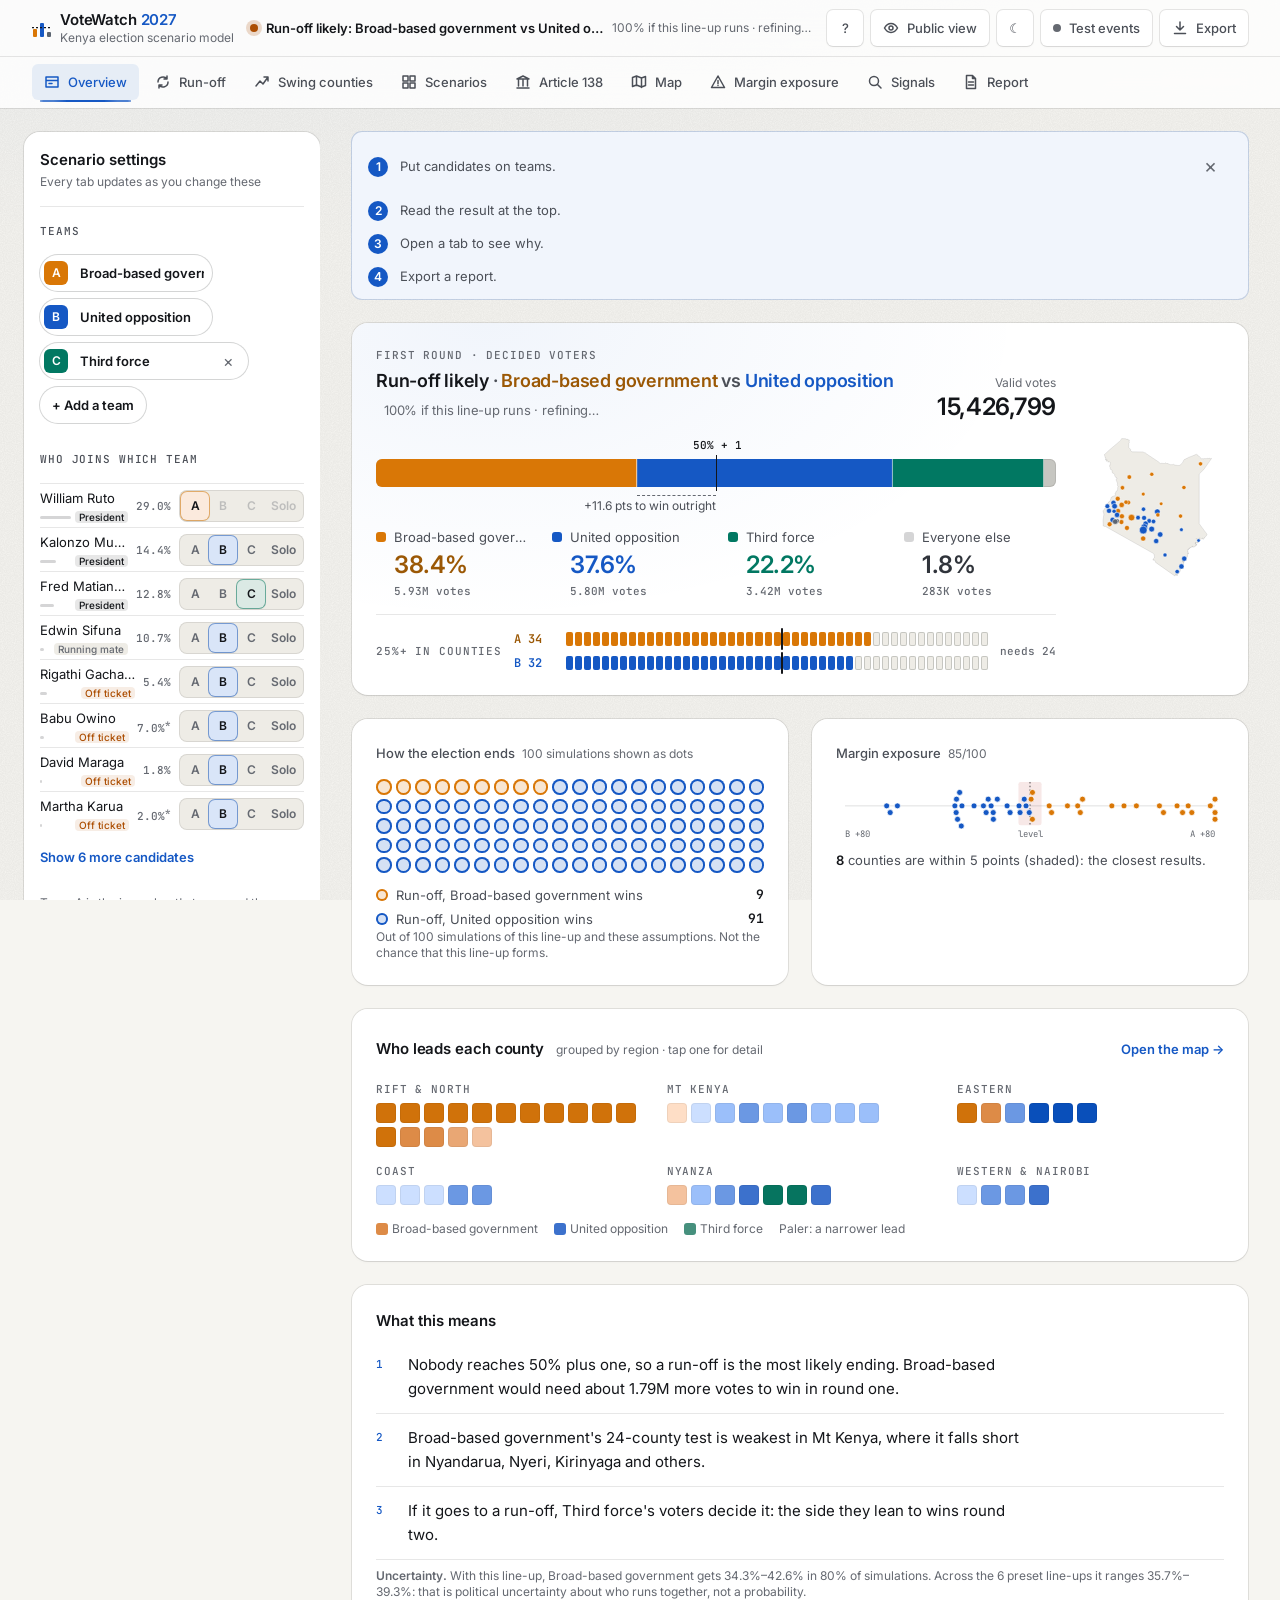
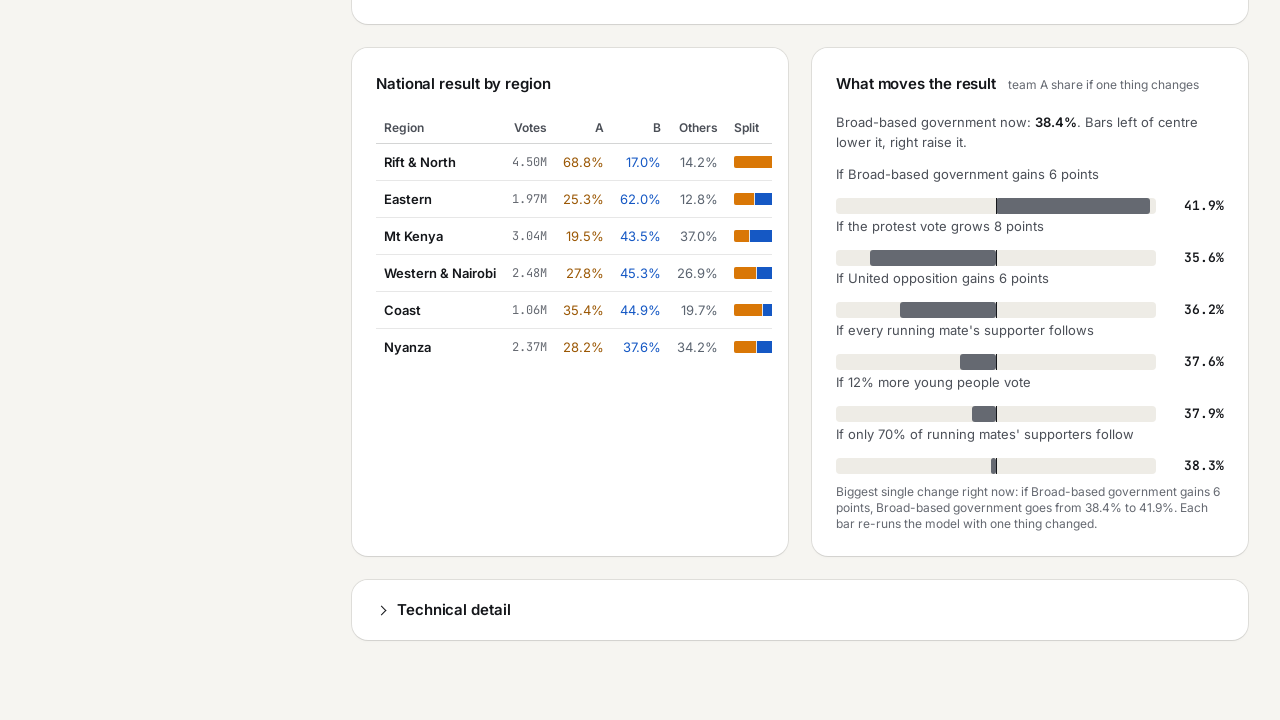
<file: index.html>
<!DOCTYPE html>
<html lang="en">
<head>
<meta charset="UTF-8">
<meta name="description" content="VOTEWATCH 2027: scenario intelligence for Kenya&#39;s 2027 election, with county-level run-off, tipping-point and margin-exposure analysis.">
<meta name="color-scheme" content="dark light">
<meta name="viewport" content="width=device-width,initial-scale=1">
<title>VoteWatch 2027</title>
<link rel="preconnect" href="https://fonts.googleapis.com">
<link rel="preconnect" href="https://fonts.gstatic.com" crossorigin>
<link rel="stylesheet" href="https://fonts.googleapis.com/css2?family=Inter:wght@400..700&family=JetBrains+Mono:wght@400..500&display=swap">
<script>/* apply the saved theme before first paint */try{if(localStorage.getItem("vw-theme")==="dark")document.documentElement.dataset.theme="dark";}catch(e){}</script>
<link rel="stylesheet" href="css/tokens.css?v=11.1">
<link rel="stylesheet" href="css/app.css?v=11.1">
</head>
<body>
<a class="skip" href="#main">Skip to content</a>

<header class="hdr" data-docked="false">
  <div class="hdr-in">
    <a class="brand" href="#main" aria-label="VoteWatch 2027, skip to content">
      <svg class="brand-mark" viewBox="0 0 20 20" width="20" height="20" aria-hidden="true">
        <rect x="1" y="11" width="4" height="8" rx="1" fill="var(--team-a)"/>
        <rect x="8" y="5" width="4" height="14" rx="1" fill="var(--team-b)"/>
        <rect x="15" y="14" width="4" height="5" rx="1" fill="var(--others)"/>
        <path d="M0 9.5h20" stroke="var(--ink)" stroke-width="1.25" stroke-dasharray="2 2"/>
      </svg>
      <div class="brand-txt"><h1 class="logo">VoteWatch <span>2027</span></h1><span class="brand-sub">Kenya election scenario model</span></div>
    </a>
    <div class="verdict" id="verdict" role="status" aria-live="polite"><span class="v-title">Running the model…</span></div>
    <div class="hdr-actions">
      <button type="button" class="hbtn hbtn-icon" id="helpBtn" aria-label="How to use this page" title="How to use this page">?</button>
      <button type="button" class="hbtn" id="viewBtn" onclick="setViewMode(S.viewMode==='public'?'internal':'public')" title="Switch between public and analyst wording"><svg class="ico" viewBox="0 0 16 16" width="16" height="16" fill="none" stroke="currentColor" stroke-width="1.5" stroke-linecap="round" aria-hidden="true"><path d="M1.5 8s2.5-4.5 6.5-4.5S14.5 8 14.5 8 12 12.5 8 12.5 1.5 8 1.5 8z"/><circle cx="8" cy="8" r="2"/></svg><span class="lbl" id="viewLbl">Public view</span></button>
      <button type="button" class="hbtn hbtn-icon" id="themeBtn" onclick="setTheme(S.theme==='light'?'dark':'light')" aria-label="Switch to dark theme">☾</button>
      <button type="button" class="hbtn" id="liveBtn" aria-pressed="false" onclick="setLive(!S.live)" title="Hypothetical sandbox: add a made-up event every 30 seconds to test sensitivity. Effects are assumptions, not measurements, and are never part of the central result."><span class="live-dot" aria-hidden="true"></span><span class="lbl live-txt">Test events</span><span class="lbl live-timer" id="hTimer">paused</span></button>
      <details class="menu">
        <summary class="hbtn" aria-label="Export"><svg class="ico" viewBox="0 0 16 16" width="16" height="16" fill="none" stroke="currentColor" stroke-width="1.5" stroke-linecap="round" stroke-linejoin="round" aria-hidden="true"><path d="M8 2v8M4.5 6.5L8 10l3.5-3.5M2.5 13.5h11"/></svg><span class="lbl">Export</span></summary>
        <div class="menu-pop" role="menu">
          <button type="button" role="menuitem" onclick="printExecutiveReport()">Print / save as PDF</button>
          <button type="button" role="menuitem" onclick="downloadReportHTML()">Report (HTML)</button>
          <hr>
          <button type="button" role="menuitem" onclick="dlCSV('county')">County results (CSV)</button>
          <button type="button" role="menuitem" onclick="dlCSV('ward')">Ward estimates (CSV)</button>
          <button type="button" role="menuitem" onclick="dlCSV('results2022')">2022 results by constituency (CSV)</button>
          <button type="button" role="menuitem" onclick="dlCSV('tipping')">Swing counties (CSV)</button>
        </div>
      </details>
    </div>
  </div>
</header>

<nav class="tabs" aria-label="Sections"><div class="tablist" role="tablist"><span class="tab-ind" aria-hidden="true"></span>
  <button class="tbtn act" data-t="cmd" role="tab" id="tab-cmd" aria-controls="t-cmd" aria-selected="true"><svg class="ico" viewBox="0 0 16 16" width="16" height="16" fill="none" stroke="currentColor" stroke-width="1.5" stroke-linecap="round" stroke-linejoin="round" aria-hidden="true"><path d="M2 3h12v10H2zM2 6.5h12M5 9.5h3"/></svg>Overview</button>
  <button class="tbtn" data-t="ro" role="tab" id="tab-ro" aria-controls="t-ro" aria-selected="false" tabindex="-1"><svg class="ico" viewBox="0 0 16 16" width="16" height="16" fill="none" stroke="currentColor" stroke-width="1.5" stroke-linecap="round" stroke-linejoin="round" aria-hidden="true"><path d="M3 8a5 5 0 0 1 9-3M13 8a5 5 0 0 1-9 3M12 2v3h-3M4 14v-3h3"/></svg>Run-off</button>
  <button class="tbtn" data-t="tip" role="tab" id="tab-tip" aria-controls="t-tip" aria-selected="false" tabindex="-1"><svg class="ico" viewBox="0 0 16 16" width="16" height="16" fill="none" stroke="currentColor" stroke-width="1.5" stroke-linecap="round" stroke-linejoin="round" aria-hidden="true"><path d="M2 12l4-5 3 3 5-7M10 3h4v4"/></svg>Swing counties</button>
  <button class="tbtn" data-t="mat" role="tab" id="tab-mat" aria-controls="t-mat" aria-selected="false" tabindex="-1"><svg class="ico" viewBox="0 0 16 16" width="16" height="16" fill="none" stroke="currentColor" stroke-width="1.5" stroke-linecap="round" stroke-linejoin="round" aria-hidden="true"><path d="M2 2h5v5H2zM9 2h5v5H9zM2 9h5v5H2zM9 9h5v5H9z"/></svg>Scenarios</button>
  <button class="tbtn" data-t="con" role="tab" id="tab-con" aria-controls="t-con" aria-selected="false" tabindex="-1"><svg class="ico" viewBox="0 0 16 16" width="16" height="16" fill="none" stroke="currentColor" stroke-width="1.5" stroke-linecap="round" stroke-linejoin="round" aria-hidden="true"><path d="M8 2l6 3H2zM3.5 6v6M8 6v6M12.5 6v6M2 14h12"/></svg>Article 138</button>
  <button class="tbtn" data-t="map" role="tab" id="tab-map" aria-controls="t-map" aria-selected="false" tabindex="-1"><svg class="ico" viewBox="0 0 16 16" width="16" height="16" fill="none" stroke="currentColor" stroke-width="1.5" stroke-linecap="round" stroke-linejoin="round" aria-hidden="true"><path d="M1.5 3.5l4-1.5 5 2 4-1.5v9l-4 1.5-5-2-4 1.5zM5.5 2v9.5M10.5 4v9.5"/></svg>Map</button>
  <button class="tbtn" data-t="dis" role="tab" id="tab-dis" aria-controls="t-dis" aria-selected="false" tabindex="-1"><svg class="ico" viewBox="0 0 16 16" width="16" height="16" fill="none" stroke="currentColor" stroke-width="1.5" stroke-linecap="round" stroke-linejoin="round" aria-hidden="true"><path d="M8 2l6.5 11.5h-13zM8 6.5v3.2M8 11.5v.1"/></svg>Margin exposure</button>
  <button class="tbtn" data-t="int" role="tab" id="tab-int" aria-controls="t-int" aria-selected="false" tabindex="-1"><svg class="ico" viewBox="0 0 16 16" width="16" height="16" fill="none" stroke="currentColor" stroke-width="1.5" stroke-linecap="round" stroke-linejoin="round" aria-hidden="true"><circle cx="7" cy="7" r="4.5"/><path d="M10.5 10.5L14 14"/></svg>Signals</button>
  <button class="tbtn" data-t="report" role="tab" id="tab-report" aria-controls="t-report" aria-selected="false" tabindex="-1"><svg class="ico" viewBox="0 0 16 16" width="16" height="16" fill="none" stroke="currentColor" stroke-width="1.5" stroke-linecap="round" stroke-linejoin="round" aria-hidden="true"><path d="M3.5 1.5h6l3 3v10h-9zM9.5 1.5v3h3M5.5 8h5M5.5 11h5"/></svg>Report</button>
</div></nav>

<div class="shell">
<aside class="side" aria-labelledby="sideT">
  <details class="side-box" id="sideBox" open>
    <summary class="side-sum"><span id="sideT">Scenario settings</span><span class="side-sum-hint">Every tab updates as you change these</span></summary>
    <div class="side-body">
    <section class="side-sec" aria-labelledby="secTeams">
      <h3 class="side-h" id="secTeams">Teams</h3>
      <div class="tm-chips" id="teamChips"></div>
      <p class="side-h tm-sub">Who joins which team</p>
      <div class="tm-grid" id="teamGrid" role="group" aria-label="Assign each candidate to a team"></div>
      <p class="hint">Team A is the incumbent's team, and the incumbent stays on it: the model's assumptions about where voters go are written relative to the incumbent's side. The letters are positions, not a ranking or an endorsement.</p>
      <p class="hint">Weighted average of validated polls (recency, sample, pollster). <sup>*</sup> one poll, pulled toward a small prior. <sup>†</sup> no validated poll yet. Hover a figure for the detail.</p>
      <p class="side-h tm-sub">Tickets</p>
      <div class="tk" id="ticketBox"></div>
      <div class="sl">
        <label class="sl-top" for="sl-follow"><span>Running mate's supporters who follow</span><output id="lv-follow">65%</output></label>
        <input type="range" id="sl-follow" list="vwFollow" title="Double-click to reset" min="50" max="100" step="1" value="65">
        <p class="hint"><strong>Assumed, not measured:</strong> no published Kenyan study measures how many of a running mate's supporters follow them. The default is 65%, on the judgement that bases of former rivals transfer poorly; try 50–90% to see how much it matters. The model also assumes the presidential candidate keeps all of their own supporters.</p>
      </div>
      <div class="sl">
        <label class="sl-top" for="sl-off"><span>Supporters of candidates left off the ticket who follow</span><output id="lv-off">55%</output></label>
        <input type="range" id="sl-off" list="vwOff" title="Double-click to reset" min="0" max="100" step="1" value="55">
        <p class="hint">A candidate who backs the ticket without a place on it keeps fewer of their voters.</p>
      </div>
      <details class="side-adv" open>
        <summary>Where the others go</summary>
        <p class="hint">Voters who don't follow their candidate into a team. Each candidate has their own split by region (assumptions, not measured); these sliders scale those splits up or down.</p>
        <div class="side-sec">
      <div class="sl">
        <label class="sl-top" for="sl-lh"><span>Stay home</span><output id="lv-lh">30%</output></label>
        <input type="range" id="sl-lh" list="vwLh" title="Double-click to reset" min="0" max="100" step="1" value="30">
      </div>
      <div class="sl">
        <label class="sl-top" for="sl-lc"><span>Cross to the other main side</span><output id="lv-lc">40%</output></label>
        <input type="range" id="sl-lc" list="vwLc" title="Double-click to reset" min="0" max="100" step="1" value="40">
        <p class="hint">Voters leaving an opposition candidate cross to team A; voters leaving a team A candidate cross to team B.</p>
      </div>
      <div class="sl">
        <label class="sl-top" for="sl-le"><span>Vote for someone else</span><output id="lv-le">30%</output></label>
        <input type="range" id="sl-le" list="vwLe" title="Double-click to reset" min="0" max="100" step="1" value="30">
      </div>
        </div>
      </details>
    </section>
    <section class="side-sec" aria-labelledby="secEv">
      <h3 class="side-h" id="secEv">Evidence</h3>
      <div class="sl">
        <label class="sl-top" for="registerModeSelect"><span>Voter register</span></label>
        <select class="gov-select w100" id="registerModeSelect">
          <option value="current" selected>Gross-additions proxy · 25.04m (Aug 2026)</option>
          <option value="target">IEBC 2027 planning target · 28.5m (not a register)</option>
          <option value="base">2022 certified register · 22.10m</option>
        </select>
        <p class="hint">2022 certified register plus IEBC's 2.94m gross new registrations by 20 Aug 2026, shared out by its April 2026 county figures. Removals since 2022 (deaths, transfers) are not netted out, so this overstates the register. Not a gazetted 2027 register.</p>
      </div>
      <div class="sl">
        <label class="sl-top" for="pollModeSelect"><span>Polls</span></label>
        <select class="gov-select w100" id="pollModeSelect">
          <option value="validated" selected>Validated polls (central case)</option>
          <option value="all">All published polls · sensitivity</option>
        </select>
        <p class="hint">Mizani and Politrack are held out of the central case; choose "All published polls" to see what they change.</p>
      </div>
      <div class="sl">
        <label class="sl-top" for="pollBiasSelect"><span>Past poll bias</span></label>
        <select class="gov-select w100" id="pollBiasSelect">
          <option value="off" selected>Not corrected (central case)</option>
          <option value="on">Corrected: +4.1 pts to team A's two-way share</option>
        </select>
        <p class="hint">Final polls underestimated the Kenyatta/Ruto side in 2013 (+3.9), 2017 (+3.8) and 2022 (+4.6 two-way points). Correcting uses the average; three elections is a small record.</p>
      </div>
    </section>
    <section class="side-sec" aria-labelledby="secAss">
      <h3 class="side-h" id="secAss">Adjust</h3>
      <div class="sl">
        <label class="sl-top" for="sl-si"><span>Swing to team A</span><output id="lv-si">±0pp</output></label>
        <input type="range" id="sl-si" list="vwZero" title="Double-click to reset" min="-12" max="12" step="0.5" value="0">
      </div>
      <div class="sl">
        <label class="sl-top" for="sl-so"><span>Swing to team B</span><output id="lv-so">±0pp</output></label>
        <input type="range" id="sl-so" list="vwZero" title="Double-click to reset" min="-12" max="12" step="0.5" value="0">
      </div>
      <div class="sl">
        <label class="sl-top" for="sl-ys"><span>Youth turnout</span><output id="lv-ys">+0pp</output></label>
        <input type="range" id="sl-ys" list="vwZero" title="Double-click to reset" min="-5" max="18" step="1" value="0">
      </div>
      <div class="sl">
        <label class="sl-top" for="sl-yg"><span>Young voters' gap against team A</span><output id="lv-yg">10pp</output></label>
        <input type="range" id="sl-yg" list="vwYg" title="Double-click to reset" min="0" max="25" step="1" value="10">
        <p class="hint">Points less support for team A among young voters than older ones. Infotrak (June 2026): Sifuna leads 18–26-year-olds with 20%, while Ruto polls 32% overall. Takes effect when youth turnout changes.</p>
      </div>
      <div class="sl">
        <label class="sl-top" for="sl-ub"><span>Undecided A/B break</span><output id="lv-ub">±0pp</output></label>
        <input type="range" id="sl-ub" list="vwZero" title="Double-click to reset" min="-30" max="30" step="1" value="0">
        <p class="hint">How much of the undecided pool (20% nationally, 26% in Mt Kenya) moves between the two main sides beyond the proportional baseline. +10 moves a tenth of that pool from team B to team A.</p>
      </div>
      <div class="sl">
        <label class="sl-top" for="sl-uo"><span>Undecided to other candidates</span><output id="lv-uo">±0pp</output></label>
        <input type="range" id="sl-uo" list="vwZero" title="Double-click to reset" min="-20" max="20" step="1" value="0">
        <p class="hint">Sensitivity only: positive values move part of the undecided pool from the two main sides to other contestants; negative values move it back. Default is zero because no published poll measures this transfer directly.</p>
      </div>
      <div class="sl">
        <label class="sl-top" for="sl-ua"><span>Undecided turnout</span><output id="lv-ua">±0%</output></label>
        <input type="range" id="sl-ua" list="vwZero" title="Double-click to reset" min="-30" max="30" step="1" value="0">
        <p class="hint">Sensitivity only: changes turnout among the undecided cohort relative to the model baseline. −20 means 20% lower participation within that cohort, not 20 percentage points off national turnout.</p>
      </div>
      <div class="sl">
        <label class="sl-top" for="sl-tf"><span>Protest vote</span><output id="lv-tf">0pp</output></label>
        <input type="range" id="sl-tf" list="vwZero" title="Double-click to reset" min="0" max="20" step="0.5" value="0">
      </div>
      <details class="side-adv" open>
        <summary>Turnout by region</summary>
        <p class="hint">Each region's turnout goes up or down by this share: −12% means 12% fewer of its voters turn out.</p>
        <div class="side-sec" id="rtGrid"></div>
      </details>
      <div class="reg-row">
        <button type="button" class="switch" role="switch" aria-checked="true" data-reg="uda" onclick="regime('uda',this.getAttribute('aria-checked')!=='true')"><span class="switch-track" aria-hidden="true"><span class="switch-thumb"></span></span><span class="reg-lbl">Ruto holds the Rift Valley</span></button>
      </div>
      <button type="button" class="btn btn-ghost w100" id="bReset">↺ Reset</button>
    </section>
    <details class="side-adv">
      <summary>Advanced</summary>
      <div class="side-sec">
        <label class="sl-top" for="mcModeSelect"><span>Simulation depth</span><output id="mcModeLabel">Research · 5,000</output></label>
        <select class="gov-select w100" id="mcModeSelect">
          <option value="preview">Preview (fast, 400 runs)</option>
          <option value="standard">Standard (1,000 runs)</option>
          <option value="research" selected>Research (5,000 runs)</option>
        </select>
        <p class="hint" id="mcCredibilityNote">Preview is for exploring. Switch to Standard or Research before briefing.</p>
        <label class="sl-top" for="seedInput"><span>Random seed</span><output id="seedLabel">2027-baseline-001</output></label>
        <input class="srch w100" id="seedInput" value="2027-baseline-001" spellcheck="false">
        <p class="hint">The same seed gives the same result every time, at every depth. Scenarios run with the same seed share their random draws, so differences between them are not simulation noise.</p>
      </div>
    </details>
    </div>
  </details>
  <datalist id="vwZero"><option value="0"></option></datalist><datalist id="vwYg"><option value="10"></option></datalist><datalist id="vwFollow"><option value="65"></option></datalist><datalist id="vwOff"><option value="55"></option></datalist><datalist id="vwLh"><option value="30"></option></datalist><datalist id="vwLc"><option value="40"></option></datalist><datalist id="vwLe"><option value="30"></option></datalist>
</aside>

<main id="main">

<!-- ═══ TAB: COMMAND ═══ -->
<div class="tpane act" id="t-cmd" role="tabpanel" aria-labelledby="tab-cmd">
  <h2 class="sr-only">Overview</h2>
  <ol class="guide" id="guide">
    <li><b>1</b> Put candidates on teams.</li>
    <li><b>2</b> Read the result at the top.</li>
    <li><b>3</b> Open a tab to see why.</li>
    <li><b>4</b> Export a report.</li>
    <button type="button" class="guide-x" onclick="this.closest('.guide').hidden=true;try{localStorage.setItem('vw-guide','0')}catch(e){}" aria-label="Dismiss guide">×</button>
  </ol>
  <section class="race card mb16" id="raceStrip" aria-labelledby="raceT"></section>
  <div class="cards2 mb16" id="kpiRow"></div>
  <section class="hero pan mb12" aria-labelledby="heroT"><div class="pan-hdr"><h3 class="pan-t" id="heroT">Who leads each county <span class="pan-s">grouped by region · tap one for detail</span></h3><span class="hero-leg" id="heroLeg"></span></div><div id="heroBody" class="hero-body"><div class="skel skel-56"></div></div><div class="cb-key" id="heroKey"></div></section>
  <div class="impl-box mb12" id="implBox"><div class="impl-hdr">What this means</div><div class="loading skel-80"></div></div>
  <div class="g2 mb12">
    <div class="pan">
      <div class="pan-hdr"><h3 class="pan-t">National result by region</h3></div>
      <div id="natBd"></div>
    </div>
    <div class="pan">
      <div class="pan-hdr"><h3 class="pan-t">What moves the result <span class="pan-s">team A share if one thing changes</span></h3></div>
      <div id="tornado"></div>
      <p class="hint mt8" id="torNote"></p>
    </div>
  </div>
  <details class="pan fold tech">
    <summary class="pan-t">Technical detail</summary>
  <div class="g2 mb12 mt12">
    <div class="pan"><div class="pan-hdr"><h3 class="pan-t">Assumption check <span class="pan-s">effect of nudging each input</span></h3></div><div id="assumptionSensitivity"></div></div>
    <div class="pan">
      <div class="pan-hdr"><h3 class="pan-t">Event log <span class="pan-s">synthetic shocks</span></h3><span class="fc g8"><span class="b b-m" id="shBadge">paused</span><button type="button" class="btn" id="bRefresh">+ Add random event</button></span></div>
      <div id="shLog" class="shlog"></div>
      <span id="timerDisp" hidden>paused</span>
    </div>
  </div>
    <div class="g2 mt12">
      <div id="methNotes" class="note"></div>
      <div id="responsibleUsePanel"></div>
    </div>
  </details>
</div>

<!-- ═══ TAB: RUN-OFF ═══ -->
<div class="tpane" id="t-ro" role="tabpanel" aria-labelledby="tab-ro">
  <h2 class="sr-only">Run-off</h2>
  <p class="pane-intro"><strong>If nobody wins outright, the top two meet again.</strong> Who wins depends on where everyone else's voters go.</p>
  <div class="ro-cards mb12" id="roScens"></div>
  <section class="pan mb16" aria-labelledby="flowT">
    <div class="pan-hdr"><h3 class="pan-t" id="flowT">How round one becomes round two</h3>
      <span class="vtoggle" role="group" aria-label="Where everyone else's voters go">
        <button type="button" data-flow="aff" aria-pressed="true">By loyalty</button>
        <button type="button" data-flow="toA" aria-pressed="false" id="flowA">Lean to leader</button>
        <button type="button" data-flow="spl" aria-pressed="false">Split evenly</button>
        <button type="button" data-flow="toB" aria-pressed="false" id="flowB">Lean to runner-up</button>
      </span></div>
    <div id="roFlow"></div>
  </section>
  <div class="g2 mb12">
    <div class="pan">
      <div class="pan-hdr"><h3 class="pan-t">Closest counties in a run-off</h3></div>
      <div class="tscroll"><table class="tbl" id="roCtbl"></table></div>
    </div>
    <div class="pan">
      <div class="pan-hdr"><h3 class="pan-t">Is a run-off forced?</h3></div>
      <div id="ffDetail"></div>
    </div>
  </div>
</div>

<!-- ═══ TAB: TIPPING ═══ -->
<div class="tpane" id="t-tip" role="tabpanel" aria-labelledby="tab-tip">
  <h2 class="sr-only">Swing counties</h2>
  <p class="pane-intro"><strong>Counties near the 25% line.</strong> Every candidate needs 25% in at least 24 counties to win outright. This tab tracks team A's counties; both main teams' county counts are on the Article 138 tab.</p>
  <section class="pan mb16" aria-labelledby="tipStripT"><div class="pan-hdr"><h3 class="pan-t" id="tipStripT">Every county against the 25% line <span class="pan-s">team A share</span></h3></div><div id="tipStrip"></div></section>
  <section class="pan mb12" aria-labelledby="p24T">
    <div class="pan-hdr"><h3 class="pan-t" id="p24T">The 24-county test</h3></div>
    <div id="p24"></div>
  </section>
  <div class="pan mb12">
    <div class="pan-hdr"><h3 class="pan-t">Counties near the 25% line <span class="pan-s">closest first</span></h3><button type="button" class="btn btn-ghost more-cols" data-more aria-pressed="false">More columns</button></div>
    <div class="tscroll"><table class="tbl" id="tipTbl"></table></div>
  </div>
  <div class="pan">
    <div class="pan-hdr"><h3 class="pan-t">All counties: the 25% test</h3></div>
    <div class="tscroll"><table class="tbl" id="a138Tbl"></table></div>
  </div>
</div>

<!-- ═══ TAB: SCENARIOS ═══ -->
<div class="tpane" id="t-mat" role="tabpanel" aria-labelledby="tab-mat">
  <h2 class="sr-only">Scenarios</h2>
  <p class="pane-intro"><strong>Four ready-made line-ups.</strong> Press <em>Use this line-up</em> to load one.</p>
  <div class="sqg mb12" id="sqMat"></div>
  <div class="pan">
    <div class="pan-hdr"><h3 class="pan-t">Compare scenarios</h3></div>
    <div class="tscroll"><table class="tbl" id="sqTbl"></table></div>
  </div>
</div>

<!-- ═══ TAB: CONSTITUTIONAL ═══ -->
<div class="tpane" id="t-con" role="tabpanel" aria-labelledby="tab-con">
  <h2 class="sr-only">Article 138</h2>
  <p class="pane-intro"><strong>The winning rule.</strong> Over 50% of votes, and 25% in at least 24 of 47 counties.</p>
  <div class="g2 mb12">
    <div class="pan gates" id="jpBoxes">
    </div>
    <div class="pan">
      <div class="pan-hdr"><h3 class="pan-t">The 25% test by region</h3></div>
      <div id="clExp"></div>
    </div>
  </div>
  <div class="g2 mb12">
    <div class="pan">
      <div class="pan-hdr"><h3 class="pan-t">Western and Coast counties</h3></div>
      <div id="coalDisp"></div>
    </div>
    <div class="pan">
      <div class="pan-hdr"><h3 class="pan-t">Past results <span class="pan-s">by region, 2013–2022 and now</span></h3></div>
      <div id="histCtx"></div>
    </div>
  </div>
  <div class="pan">
    <div class="pan-hdr"><h3 class="pan-t">Most influential constituencies</h3></div>
    <div class="tscroll"><table class="tbl" id="sensTbl"></table></div>
  </div>
</div>


<!-- ═══ TAB: MAP ═══ -->
<div class="tpane" id="t-map" role="tabpanel" aria-labelledby="tab-map">
  <h2 class="sr-only">Map</h2>
  <p class="pane-intro"><strong>Every county.</strong> Click a county or pick one from the list to see its result.</p>
  <div class="mapsec">
    <figure class="plate mapmain">
      <figcaption class="mphead"><b>Kenya</b>
        <span class="vtoggle" role="group" aria-label="Colour the map by">
          <button type="button" data-vm="lead" aria-pressed="true">Who leads</button>
          <button type="button" data-vm="a" aria-pressed="false">Team A</button>
          <button type="button" data-vm="b" aria-pressed="false">Team B</button>
          <button type="button" data-vm="turnout" aria-pressed="false">Turnout</button>
        </span>
      </figcaption>
      <svg id="vmMap" class="msvg" viewBox="-44 -40 560 636" role="img" aria-label="Map of Kenya's counties"></svg>
      <div class="mbar" id="vmLegend"></div>
    </figure>
    <section class="plate cty-card" aria-labelledby="vmCtyH">
      <button type="button" class="sheet-handle" id="vmSheetBtn" aria-label="Expand or collapse county details"><i></i></button>
      <div class="mphead"><b id="vmCtyH">County</b><label class="sr-only" for="vmSel">Choose a county</label><select class="sel" id="vmSel"></select></div>
      <div id="vmBody" aria-live="polite"></div>
      <div id="vmWards" hidden>
        <div class="mphead mt12"><b id="vmWardsT">Constituencies</b><span class="fc g8"><input class="srch" id="wardSrch" placeholder="Search constituencies or wards…" aria-label="Search constituencies or wards"><button type="button" class="btn btn-ghost more-cols" data-more aria-pressed="false">More columns</button></span></div>
        <div class="tscroll cty-wards"><table class="tbl" id="wardTbl"></table></div>
      </div>
    </section>
  </div>
</div>

<!-- ═══ TAB: MARGIN EXPOSURE ═══ -->
<div class="tpane" id="t-dis" role="tabpanel" aria-labelledby="tab-dis">
  <h2 class="sr-only">Margin exposure</h2>
  <p class="pane-intro"><strong>How close is it, and where?</strong> County margins between the two main sides and where close results cluster. A close margin is not evidence of irregularities and does not predict a court petition.</p>
  <div class="g3 mb12" id="disKpis"></div>
  <div class="g2 mb12">
    <div class="pan">
      <div class="pan-hdr"><h3 class="pan-t">How close each county is <span class="pan-s">team A minus team B</span></h3></div>
      <div id="disStrip"></div>
      <div class="divider analyst-only"></div>
      <div id="disNarr" class="note analyst-only"></div>
    </div>
    <div class="pan">
      <div class="pan-hdr"><h3 class="pan-t">Close counties by region</h3></div>
      <div id="disClust"></div>
    </div>
  </div>
  <div class="pan">
    <div class="pan-hdr"><h3 class="pan-t">All counties: margin exposure</h3><button type="button" class="btn btn-ghost more-cols" data-more aria-pressed="false">More columns</button></div>
    <div class="tscroll"><table class="tbl" id="disTbl"></table></div>
  </div>
</div>

<!-- ═══ TAB: INTEL ═══ -->
<div class="tpane" id="t-int" role="tabpanel" aria-labelledby="tab-int">
  <h2 class="sr-only">Signals</h2>
  <p class="pane-intro"><strong>Where the race stands.</strong> Latest polls, key facts and what to watch.</p>
  <div class="polls-grid mb12">
    <div class="pan">
      <div class="pan-hdr"><h3 class="pan-t">Latest national polls <span class="pan-s">decided voters, grouped by your teams</span></h3></div>
      <div class="psm" id="pollsSM"></div>
      <details class="fold mt12"><summary class="u-fs12 c-muted">Show as a table</summary><div class="tscroll mt8"><table class="tbl" id="pollsTbl"></table></div></details>
      <p class="hint mt8">"Held out" polls haven't published their method.</p>
    </div>
    <div class="pan">
      <div class="pan-hdr"><h3 class="pan-t">Key facts <span class="pan-s">as of 3 Oct 2026</span></h3></div>
      <ul class="ctx-list" id="ctxFacts"></ul>
    </div>
  </div>
  <div class="g2 mb12">
    <div class="pan">
      <div class="pan-hdr"><h3 class="pan-t">What could change the race</h3></div>
      <div id="levList"></div>
    </div>
    <div class="pan">
      <div class="pan-hdr"><h3 class="pan-t">What to monitor</h3></div>
      <div id="sentList"></div>
    </div>
  </div>
  <section class="pan mb12" aria-labelledby="btT">
    <div class="pan-hdr"><h3 class="pan-t" id="btT">How the method did in 2022 <span class="pan-s">back-test with pre-election information only</span></h3></div>
    <div id="backtest"></div>
  </section>
  <details class="pan fold tech"><summary class="pan-t">Technical detail</summary><div class="mt12">
  <div class="g3 mb12">
    <div class="pan">
      <div class="pan-hdr"><h3 class="pan-t">By-election checks <span class="pan-s">2023–2024</span></h3></div>
      <div id="byeList"></div>
    </div>
    <div class="pan">
      <div class="pan-hdr"><h3 class="pan-t">Data upgrades</h3></div>
      <div id="dataRoadmap"></div>
    </div>
    <div class="pan">
      <div class="pan-hdr"><h3 class="pan-t">What each switch does</h3></div>
      <div id="regEffects"></div>
    </div>
  </div>

  </div></details>
  <details class="pan fold tech analyst-only mt12"><summary class="pan-t">Experimental: synthetic indicators <span class="pan-s">not evidence · not used in any result</span></summary><div class="mt12">
  <p class="note u-fs12 u-lh-relaxed mb12"><strong>These scores are invented formulas, not measurements.</strong> Each combines model outputs (margins, turnout, third-force share) with fixed regional terms chosen by the authors; no survey, price series or incident data enters them. They are shown for method discussion only, are hidden in Public view, and never feed the headline, the simulations or the exports.</p>
  <div class="g3 mb12">
    <div class="pan">
      <div class="pan-hdr"><h3 class="pan-t">Political-economy stress <span class="pan-s">synthetic</span></h3></div>
      <div id="politicalEconomyPanel"></div>
    </div>
    <div class="pan">
      <div class="pan-hdr"><h3 class="pan-t">Civic-process risk <span class="pan-s">synthetic</span></h3></div>
      <div id="civicRiskPanel"></div>
    </div>
    <div class="pan">
      <div class="pan-hdr"><h3 class="pan-t">Market-continuity risk <span class="pan-s">synthetic</span></h3></div>
      <div id="marketRiskPanel"></div>
    </div>
  </div>
</div>


<!-- ═══ TAB: REPORT ═══ -->
<div class="tpane" id="t-report" role="tabpanel" aria-labelledby="tab-report">
  <h2 class="sr-only">Report</h2>
  <p class="pane-intro"><strong>A briefing to share.</strong> The result, the run-off, each team's ticket, what other running mates would change, and the assumptions behind it.</p>
  <div class="report-toolbar no-print fb mb12">
    <div>
      <h3 class="pan-t">Printable report</h3>
      <p class="hint">A briefing built from your current settings, including the tickets and running-mate options.</p>
    </div>
    <div class="btn-grp u-mt0">
      <button class="btn btn-p" onclick="printExecutiveReport()">Print or save PDF</button>
      <button class="btn" onclick="downloadReportHTML()">Download HTML</button>
      <button class="btn" onclick="renderExecutiveReport()">Refresh</button>
    </div>
  </div>
  <section id="printReport" class="print-report"></section>
</div>

</main>
</div>

<script defer src="data/wards.js?v=11.1"></script>
<script defer src="data/counties.js?v=11.1"></script>
<script defer src="data/results2022.js?v=11.1"></script>
<script defer src="data/check2022.js?v=11.1"></script>
<script defer src="data/transport.js?v=11.1"></script>
<script defer src="data/context.js?v=11.1"></script>
<script defer src="data/history.js?v=11.1"></script>
<script defer src="data/backtest2022.js?v=11.1"></script>
<script defer src="data/kenya-geo.js?v=11.1"></script>
<script defer src="js/article138.js?v=11.1"></script>
<script defer src="js/viz.js?v=11.1"></script>
<script defer src="js/app.js?v=11.1"></script>
<script defer src="js/enhance.js?v=11.1"></script>
<script defer src="js/map.js?v=11.1"></script>
</body>
</html>
</file>
<file: css/tokens.css>
/* Design tokens (v9): the only place colours, spacing, type, depth and motion
   are defined. Light (Kenya Projects Atlas palette) is the default; dark applies
   with <html data-theme="dark">.

   Colour contract: team hues identify sides (A amber-orange, B blue, C teal,
   D violet, others slate) and never mean good or bad. Lifecycle hues mean
   state (red = risk/blocked, green = passes/ok, amber = watch) and never
   identify a side. Accent means interactive or selected only. */
@layer tokens{
:root{
  color-scheme:light;
  /* surfaces: light depth comes from shadow, dark depth from lightness */
  --canvas:#F6F5F1;--canvas-sunken:#EEECE6;--surface:#FFFFFF;--surface-raised:#FFFFFF;
  --overlay:color-mix(in oklab,#FFFFFF 82%,transparent);
  /* ink: ink and ink-muted ≥7:1 for body; ink-subtle ≥4.5:1 on every surface (meta only) */
  --ink:#14161A;--ink-2:#30343B;--ink-muted:#4B4F57;--ink-subtle:#656971;
  --line:rgb(20 22 26 / .10);--line-2:rgb(20 22 26 / .18);--line-strong:#8A8D93;
  /* interactive */
  --accent:#1558C4;--accent-ink:#FFFFFF;--accent-strong:#0F4AA8;--accent-dim:rgb(21 88 196 / .35);
  /* lifecycle */
  --c-red:#B42318;--c-green:#077A37;--c-amber:#AC4E03;
  --red-soft:#FBE9E7;--green-soft:#E7F4EC;--amber-soft:#FDF0E1;
  /* teams: fills ≥3:1, -ink ≥4.5:1 on sunken wells */
  --team-a:#D97706;--team-a-ink:#9B5805;--team-b:#1558C4;--team-c:#017862;--team-d:#6D28D9;--others:#5B6470;
  /* map: five-step OKLCH ramps, weak → strong */
  --land:#EEEBE3;--landdot:rgb(20 22 26 / .2);--water:#D3E2F1;--waterline:#9DBAD6;
  --ramp-a-1:#FEDEC6;--ramp-a-2:#F4C29E;--ramp-a-3:#E9A774;--ramp-a-4:#DD8B47;--ramp-a-5:#D0720A;
  --ramp-b-1:#CCDFFF;--ramp-b-2:#9BBFFA;--ramp-b-3:#6B98E3;--ramp-b-4:#3C71CC;--ramp-b-5:#094FBA;
  --ramp-c-1:#C8E6DC;--ramp-c-2:#9DC9BB;--ramp-c-3:#73AC9B;--ramp-c-4:#46907D;--ramp-c-5:#06745F;
  --ramp-d-1:#DED8FE;--ramp-d-2:#C0B1FE;--ramp-d-3:#9D82F3;--ramp-d-4:#7C52DE;--ramp-d-5:#6518CE;
  --ramp-o-1:#D9DEE5;--ramp-o-2:#B8BEC7;--ramp-o-3:#989FA9;--ramp-o-4:#79818C;--ramp-o-5:#5B6470;
  --ramp-t-1:#DAE5F7;--ramp-t-2:#B2CCF6;--ramp-t-3:#84ACED;--ramp-t-4:#5184DB;--ramp-t-5:#195CC8;
  /* space: 8pt grid with a 4pt half-step inside components */
  --sp-1:4px;--sp-2:8px;--sp-3:12px;--sp-4:16px;--sp-6:24px;--sp-8:32px;--sp-12:48px;
  --gutter:clamp(16px,3vw,32px);--card-pad:24px;--page-max:1120px;--side-w:320px;
  --hdr-h:56px;--tabs-h:52px;
  /* radius: control · well · card */
  --r-sm:6px;--r-md:10px;--r-lg:16px;--r-pill:999px;
  /* type: Inter (variable) + JetBrains Mono; line heights on a 4px grid */
  --font-sans:"Inter",ui-sans-serif,system-ui,-apple-system,"Segoe UI",sans-serif;
  --font-mono:"JetBrains Mono",ui-monospace,SFMono-Regular,Menlo,Consolas,monospace;
  --t-micro:500 11px/16px var(--font-mono);
  --t-xs:400 12px/16px var(--font-sans);
  --t-sm:400 13px/20px var(--font-sans);
  --t-md:400 15px/24px var(--font-sans);
  --t-lg:600 18px/28px var(--font-sans);
  --t-xl:600 24px/32px var(--font-sans);
  --t-2xl:600 30px/36px var(--font-sans);
  --t-kpi:600 44px/48px var(--font-sans);
  --track-micro:.08em;--track-md:-.006em;--track-lg:-.012em;--track-xl:-.018em;--track-2xl:-.022em;--track-kpi:-.03em;
  /* depth: ring hairline + three ambient-occlusion layers */
  --ring:0 0 0 1px var(--line);
  --hi:inset 0 1px 0 rgb(255 255 255 / .7);
  --shadow-1:var(--ring),0 1px 1px rgb(20 22 26 / .03),0 2px 4px -2px rgb(20 22 26 / .06);
  --shadow-2:var(--ring),0 1px 2px rgb(20 22 26 / .04),0 6px 12px -4px rgb(20 22 26 / .08),0 16px 32px -12px rgb(20 22 26 / .12);
  --shadow-3:var(--ring),0 2px 4px rgb(20 22 26 / .05),0 12px 24px -6px rgb(20 22 26 / .12),0 32px 64px -16px rgb(20 22 26 / .18);
  --focus-ring:0 0 0 2px var(--surface),0 0 0 4px var(--accent);
  /* motion */
  --dur-instant:80ms;--dur-fast:140ms;--dur-base:220ms;--dur-slow:320ms;--dur-data:480ms;
  --ease-out:cubic-bezier(.16,1,.3,1);--ease-in-out:cubic-bezier(.65,0,.35,1);--ease-in:cubic-bezier(.7,0,.84,0);
  /* layers */
  --z-sticky:100;--z-header:200;--z-popover:300;--z-sheet:400;--z-toast:500;
}
@media (min-resolution:2dppx){:root{--ring:0 0 0 .5px var(--line-2)}}
:root[data-theme="dark"]{
  color-scheme:dark;
  --canvas:#0B0D10;--canvas-sunken:#07080A;--surface:#12151A;--surface-raised:#191D23;
  --overlay:color-mix(in oklab,#20252C 82%,transparent);
  --ink:#ECEEF1;--ink-2:#C9CED6;--ink-muted:#AEB4BE;--ink-subtle:#8E95A0;
  --line:rgb(255 255 255 / .08);--line-2:rgb(255 255 255 / .16);--line-strong:#6B7380;
  --accent:#8AB6FF;--accent-ink:#0B0D10;--accent-strong:#B3CEFF;--accent-dim:rgb(138 182 255 / .35);
  --c-red:#F87171;--c-green:#4ADE80;--c-amber:#F0A93B;
  --red-soft:#3A1214;--green-soft:#0B3520;--amber-soft:#3D2008;
  --team-a:#F5A623;--team-a-ink:#F7B955;--team-b:#8AB6FF;--team-c:#3CC9A8;--team-d:#C4A7F5;--others:#9AA4B2;
  --land:#181C22;--landdot:rgb(255 255 255 / .16);--water:#12263B;--waterline:#2E4D6E;
  --ramp-a-1:#71604A;--ramp-a-2:#94744B;--ramp-a-3:#B78849;--ramp-a-4:#DC9D42;--ramp-a-5:#FEB344;
  --ramp-b-1:#545E6E;--ramp-b-2:#637593;--ramp-b-3:#738DB8;--ramp-b-4:#82A6E0;--ramp-b-5:#98BFFF;
  --ramp-c-1:#516962;--ramp-c-2:#568577;--ramp-c-3:#5AA28E;--ramp-c-4:#5AC0A5;--ramp-c-5:#58DFBD;
  --ramp-d-1:#605A6B;--ramp-d-2:#796E8D;--ramp-d-3:#9382B1;--ramp-d-4:#AE97D5;--ramp-d-5:#CAADFB;
  --ramp-o-1:#595E64;--ramp-o-2:#6F757D;--ramp-o-3:#858D97;--ramp-o-4:#9DA5B2;--ramp-o-5:#B4BFCD;
  --ramp-t-1:#414854;--ramp-t-2:#54647E;--ramp-t-3:#6881AA;--ramp-t-4:#7D9FD8;--ramp-t-5:#98BFFF;
  --hi:inset 0 1px 0 rgb(255 255 255 / .05);
  --ring:0 0 0 1px rgb(255 255 255 / .10);
  --shadow-1:var(--ring);
  --shadow-2:var(--ring),0 8px 24px -8px rgb(0 0 0 / .5);
  --shadow-3:var(--ring),0 24px 48px -12px rgb(0 0 0 / .6);
}
/* Print: ink on white whatever the screen theme; team colours keep their meaning */
@media print{
  :root,:root[data-theme="dark"]{
    color-scheme:light;
    --canvas:#FFFFFF;--canvas-sunken:#F3F3F3;--surface:#FFFFFF;--surface-raised:#FFFFFF;--overlay:#FFFFFF;
    --ink:#111111;--ink-2:#222222;--ink-muted:#333333;--ink-subtle:#555555;
    --line:rgb(0 0 0 / .18);--line-2:rgb(0 0 0 / .3);
    --accent:#1558C4;--accent-strong:#0F4AA8;--accent-dim:rgb(21 88 196 / .35);
    --team-a:#D97706;--team-a-ink:#9B5805;--team-b:#1558C4;--team-c:#017862;--team-d:#6D28D9;--others:#5B6470;
    --c-red:#B42318;--c-green:#077A37;--c-amber:#AC4E03;
    --red-soft:#FBE9E7;--green-soft:#E7F4EC;--amber-soft:#FDF0E1;
    --ring:0 0 0 1px var(--line);--shadow-1:none;--shadow-2:none;--shadow-3:none;--hi:none;
  }
  *{-webkit-print-color-adjust:exact;print-color-adjust:exact}
}
}
</file>
<file: css/app.css>
/* VoteWatch component styles (v9). One home per selector, in this order:
   base · shell · header · tabs · sidebar · surfaces · text · controls ·
   tables · data graphics · map · report · utilities · motion · print.
   Tokens live in tokens.css. Spacing follows an 8pt grid (4pt inside
   components); type follows the --t-* scale. */

/* Cascade layers: tokens (tokens.css) < base < components < utilities < overrides.
   Utilities always beat components; overrides hold the reduced-motion and print rules. */
@layer tokens,base,components,utilities,overrides;

@layer base{
/* ── base ── */
*{box-sizing:border-box;margin:0;padding:0}
html{scroll-behavior:smooth;-webkit-text-size-adjust:100%;scroll-padding-top:calc(var(--hdr-h) + var(--tabs-h) + var(--sp-4))}
body{min-height:100vh;overflow-x:hidden;background:var(--canvas);color:var(--ink);font:var(--t-sm);font-feature-settings:"cv11";-webkit-font-smoothing:antialiased;
  background-image:radial-gradient(1200px 480px at 20% -10%,color-mix(in oklab,var(--accent) 6%,transparent),transparent)}
:root:not([data-theme=dark]) body::before{content:"";position:fixed;inset:0;z-index:-1;pointer-events:none;opacity:.045;background-image:url("data:image/svg+xml,%3Csvg xmlns='http://www.w3.org/2000/svg' width='180' height='180'%3E%3Cfilter id='n'%3E%3CfeTurbulence type='fractalNoise' baseFrequency='.9' numOctaves='3' stitchTiles='stitch'/%3E%3CfeColorMatrix values='0 0 0 0 0 0 0 0 0 0 0 0 0 0 0 0 0 0 1.4 0'/%3E%3C/filter%3E%3Crect width='100%25' height='100%25' filter='url(%23n)'/%3E%3C/svg%3E")}
button,input,select,textarea{font-family:inherit;font-feature-settings:inherit}
input{font-size:inherit}
b,strong{font-weight:600}
table,.tbl,output{font-variant-numeric:tabular-nums}
a{color:var(--accent)}
:focus-visible{outline:2px solid var(--accent);outline-offset:2px}
::-webkit-scrollbar{width:8px;height:8px}
::-webkit-scrollbar-track{background:transparent}
::-webkit-scrollbar-thumb{background:var(--line-2);border-radius:4px;border:2px solid transparent;background-clip:padding-box}
.sr-only{position:absolute;width:1px;height:1px;margin:-1px;padding:0;overflow:hidden;clip:rect(0 0 0 0);white-space:nowrap;border:0}
.skip{position:absolute;left:var(--sp-4);top:-48px;z-index:var(--z-toast);padding:var(--sp-2) var(--sp-4);border-radius:var(--r-sm);background:var(--accent);color:var(--accent-ink);font:var(--t-sm);font-weight:500;transition:transform var(--dur-base) var(--ease-out)}
.skip:focus{transform:translateY(64px)}

}
@layer components{
/* ── shell: sidebar + content ── */
.shell{display:grid;grid-template-columns:1fr;align-items:start;max-width:calc(var(--page-max) + var(--side-w) + var(--sp-12));margin:0 auto}
.tpane{display:none;container:pane/inline-size;padding:var(--sp-6) var(--gutter) 80px;min-width:0}
.tpane.act{display:block;animation:paneIn var(--dur-fast) var(--ease-out)}
@keyframes paneIn{from{opacity:0}}
.tpane>*{max-width:var(--page-max)}
@media (min-width:1280px){
  .shell{grid-template-columns:var(--side-w) minmax(0,1fr)}
  .side{position:sticky;top:calc(var(--hdr-h) + var(--tabs-h));max-height:calc(100vh - var(--hdr-h) - var(--tabs-h));overflow:auto;padding:var(--sp-6) 0 var(--sp-6) var(--sp-6);scrollbar-width:thin}
}
@media (max-width:1279px){
  .side{position:sticky;top:calc(var(--hdr-h) + var(--tabs-h));z-index:var(--z-sticky);padding:var(--sp-3) var(--gutter) 0;max-height:calc(100vh - var(--hdr-h) - var(--tabs-h));overflow:auto}
  .side-box{box-shadow:var(--shadow-2),var(--hi)}
}
@media (max-width:767px){.side{position:static;max-height:none;overflow:visible}}

/* layout grids: auto-fit never leaves an empty track */
.cards,.cards2,.g2,.g3{display:grid;gap:var(--sp-4);grid-template-columns:repeat(auto-fit,minmax(min(100%,320px),1fr));align-items:stretch}
.g3{grid-template-columns:repeat(auto-fit,minmax(min(100%,240px),1fr))}
.g2>*,.g3>*,.cards>*,.cards2>*{min-width:0}
@container pane (min-width:720px){.cards,.cards2,.g2,.g3{gap:var(--sp-6)}}
.mb8{margin-bottom:var(--sp-2)}.mb12{margin-bottom:var(--sp-4)}.mb16{margin-bottom:var(--sp-4)}
@container pane (min-width:720px){.mb12,.mb16{margin-bottom:var(--sp-6)}}
.mt8{margin-top:var(--sp-2)}.mt12{margin-top:var(--sp-4)}
.flex{display:flex}.fb{display:flex;justify-content:space-between;align-items:center;gap:var(--sp-2)}.fc{display:flex;align-items:center}
.g6,.g8{gap:var(--sp-2)}.w100{width:100%}

/* ── header ── */
.hdr{position:sticky;top:0;z-index:var(--z-header);container:hdr/inline-size;height:var(--hdr-h);background:var(--overlay);-webkit-backdrop-filter:saturate(1.6) blur(16px);backdrop-filter:saturate(1.6) blur(16px);box-shadow:0 1px 0 var(--line)}
@supports not (backdrop-filter:blur(1px)){.hdr{background:var(--canvas)}}
.hdr-in{display:grid;grid-template-columns:auto minmax(0,1fr) auto;align-items:center;gap:var(--sp-4);height:100%;max-width:calc(var(--page-max) + var(--side-w) + var(--sp-12));margin:0 auto;padding-inline:var(--gutter)}
.brand{display:inline-flex;align-items:center;gap:var(--sp-2);color:var(--ink);text-decoration:none;border-radius:var(--r-sm)}
.brand-mark{flex:none}
.brand-txt{display:grid}
.logo{font:600 15px/20px var(--font-sans);letter-spacing:-.01em;color:var(--ink)}
.logo span{color:var(--accent)}
.brand-sub{font:var(--t-xs);color:var(--ink-subtle)}
.verdict{justify-self:center;min-width:0;max-width:100%;display:flex;align-items:center;gap:var(--sp-2);opacity:0;transform:translateY(-4px);pointer-events:none;transition:opacity var(--dur-fast) var(--ease-out),transform var(--dur-base) var(--ease-out)}
.hdr[data-docked="true"] .verdict{opacity:1;transform:none;pointer-events:auto}
.v-dot{flex:none;width:8px;height:8px;border-radius:50%;background:var(--tone,var(--c-amber));box-shadow:0 0 0 4px color-mix(in oklab,var(--tone,var(--c-amber)) 20%,transparent)}
.verdict[data-tone=inc]{--tone:var(--team-a)}.verdict[data-tone=opp]{--tone:var(--team-b)}
.v-title{min-width:0;font:var(--t-sm);font-weight:600;color:var(--ink);white-space:nowrap;overflow:hidden;text-overflow:ellipsis}
.v-p{font:var(--t-xs);color:var(--ink-subtle);white-space:nowrap}
.hdr-actions{display:flex;align-items:center;gap:var(--sp-2)}
.hbtn{display:inline-flex;align-items:center;justify-content:center;gap:var(--sp-2);min-height:36px;padding:0 var(--sp-3);border:0;border-radius:var(--r-sm);background:var(--surface-raised);box-shadow:var(--shadow-1);color:var(--ink-muted);font:var(--t-sm);font-weight:500;cursor:pointer;list-style:none;user-select:none;white-space:nowrap;
  transition:background-color var(--dur-fast) var(--ease-out),color var(--dur-fast) var(--ease-out),transform var(--dur-instant) var(--ease-out)}
.hbtn::-webkit-details-marker{display:none}
.hbtn:hover{color:var(--ink);background:color-mix(in oklab,var(--ink) 4%,var(--surface-raised))}
.hbtn:active{transform:translateY(1px);box-shadow:var(--ring)}
.hbtn:focus-visible{outline:0;box-shadow:var(--focus-ring)}
.hbtn-icon{width:36px;padding:0}
.live-dot{position:relative;width:8px;height:8px;border-radius:50%;background:var(--ink-subtle)}
#liveBtn[aria-pressed=true] .live-dot{background:var(--c-red)}
#liveBtn[aria-pressed=true] .live-dot::after{content:"";position:absolute;inset:0;border-radius:50%;background:var(--c-red);animation:pulse 1.6s var(--ease-out) infinite}
@keyframes pulse{to{transform:scale(2.4);opacity:0}}
.live-timer{font:var(--t-micro);color:var(--ink-subtle);min-width:3ch}
#liveBtn[aria-pressed=false] .live-timer{display:none}
.menu{position:relative}
.menu-pop{position:absolute;right:0;top:calc(100% + var(--sp-2));z-index:var(--z-popover);min-width:232px;display:grid;padding:var(--sp-1);border-radius:var(--r-md);background:var(--overlay);-webkit-backdrop-filter:saturate(1.6) blur(16px);backdrop-filter:saturate(1.6) blur(16px);box-shadow:var(--shadow-3);transform-origin:top right}
.menu[open] .menu-pop{animation:popIn var(--dur-base) var(--ease-out)}
@keyframes popIn{from{opacity:0;transform:scale(.98)}}
.menu-pop button{min-height:40px;padding:0 var(--sp-3);border:0;border-radius:var(--r-sm);background:none;color:var(--ink);font:var(--t-sm);text-align:left;cursor:pointer}
.menu-pop button:hover,.menu-pop button:focus-visible{outline:0;background:color-mix(in oklab,var(--ink) 6%,transparent)}
.menu-pop hr{border:0;border-top:1px solid var(--line);margin:var(--sp-1) 0}
@container hdr (max-width:1279px){.brand-sub{display:none}}
/* tablet: the docked verdict takes the space between brand and actions, actions lose their labels */
@container hdr (max-width:1023px){
  .hbtn .lbl{display:none}
  .hbtn{min-width:36px;padding:0}
  .hdr-in{gap:var(--sp-3)}
}
/* phone: one 56px row, icon-only, 44px targets; the verdict docks as a compact chip */
@container hdr (max-width:599px){
  .hbtn{min-width:44px;min-height:44px}
  .hdr-actions{gap:var(--sp-1)}
  .logo{font-size:0}.logo::before{content:"VW";font-size:15px}.logo span{font-size:15px;margin-left:2px}
  .v-p{display:none}
  #helpBtn{display:none}
  .verdict{justify-self:start}
  .hdr[data-docked="true"] .brand-txt{display:none}
}

/* ── tabs ── */
.tabs{position:sticky;top:var(--hdr-h);z-index:calc(var(--z-header) - 1);height:var(--tabs-h);background:var(--overlay);-webkit-backdrop-filter:saturate(1.6) blur(16px);backdrop-filter:saturate(1.6) blur(16px);box-shadow:0 1px 0 var(--line)}
.tablist{position:relative;display:flex;gap:var(--sp-1);height:100%;align-items:center;max-width:calc(var(--page-max) + var(--side-w) + var(--sp-12));margin:0 auto;padding:0 var(--gutter);overflow-x:auto;scroll-snap-type:x proximity;scrollbar-width:none;
  -webkit-mask-image:linear-gradient(90deg,transparent,#000 var(--fade-l,0px),#000 calc(100% - var(--fade-r,0px)),transparent);mask-image:linear-gradient(90deg,transparent,#000 var(--fade-l,0px),#000 calc(100% - var(--fade-r,0px)),transparent)}
.tablist::-webkit-scrollbar{display:none}
.tablist.fade-l{--fade-l:24px}.tablist.fade-r{--fade-r:24px}
.tbtn{position:relative;display:inline-flex;align-items:center;gap:var(--sp-2);flex:none;min-height:36px;padding:0 var(--sp-3);border:0;border-radius:var(--r-sm);background:none;color:var(--ink-muted);font:var(--t-sm);font-weight:500;white-space:nowrap;cursor:pointer;scroll-snap-align:start;
  transition:color var(--dur-fast) var(--ease-out),background-color var(--dur-fast) var(--ease-out),transform var(--dur-instant) var(--ease-out)}
.tbtn:hover{color:var(--ink);background:color-mix(in oklab,var(--ink) 5%,transparent)}
.tbtn:active{transform:scale(.97)}
.tbtn:focus-visible{outline:0;box-shadow:var(--focus-ring)}
.tbtn.act{color:var(--accent);background:color-mix(in oklab,var(--accent) 9%,transparent)}
.tbtn .ico{flex:none}
.tab-ind{position:absolute;left:0;bottom:6px;height:2px;width:1px;border-radius:1px;background:var(--accent);transform-origin:left;pointer-events:none;transition:transform var(--dur-base) var(--ease-out)}
@media (max-width:767px){.tabs .tbtn{min-height:44px}}

/* ── sidebar ── */
.side-box{border-radius:var(--r-lg);background:var(--surface);box-shadow:var(--shadow-1),var(--hi)}
.side-sum{display:flex;flex-direction:column;gap:2px;padding:var(--sp-4);list-style:none;cursor:default;border-radius:var(--r-lg)}
.side-sum::-webkit-details-marker{display:none}
#sideT{font:var(--t-md);font-weight:600;color:var(--ink)}
.side-sum-hint{font:var(--t-xs);color:var(--ink-subtle)}
@media (max-width:1279px){
  .side-sum{position:relative;min-height:48px;padding:var(--sp-3) 48px var(--sp-3) var(--sp-4);cursor:pointer}
  .side-sum::after{content:"";position:absolute;right:var(--sp-4);top:50%;width:8px;height:8px;margin-top:-6px;border-right:2px solid var(--ink-muted);border-bottom:2px solid var(--ink-muted);transform:rotate(45deg);transition:transform var(--dur-base) var(--ease-out)}
  .side-box[open] .side-sum::after{transform:rotate(-135deg);margin-top:-2px}
  .side-sum:focus-visible{outline:0;box-shadow:var(--focus-ring)}
}
.side-body{padding:0 var(--sp-4) var(--sp-4)}
.side-sec{display:grid;gap:var(--sp-4);padding:var(--sp-4) 0;border-top:1px solid var(--line)}
.side-h{font:var(--t-micro);letter-spacing:var(--track-micro);text-transform:uppercase;color:var(--ink-muted)}
.hint{font:var(--t-xs);color:var(--ink-subtle)}
.side-adv>summary{display:flex;align-items:center;min-height:44px;border-top:1px solid var(--line);font:var(--t-sm);font-weight:500;color:var(--ink-muted);list-style:none;cursor:pointer}
.side-adv>summary::-webkit-details-marker,.fold>summary::-webkit-details-marker{display:none}
.side-adv>summary::before,.fold>summary::before{content:"";width:6px;height:6px;margin:0 var(--sp-3) 0 2px;border-right:1.5px solid currentColor;border-bottom:1.5px solid currentColor;transform:rotate(-45deg);transition:transform var(--dur-base) var(--ease-out)}
.side-adv[open]>summary::before,.fold[open]>summary::before{transform:rotate(45deg)}
.side-adv .side-sec{border-top:0;padding-top:0;gap:var(--sp-2)}
.side-adv .hint{margin-bottom:var(--sp-2)}

/* teams */
.tm-chips{position:sticky;top:0;z-index:2;display:flex;flex-wrap:wrap;gap:var(--sp-2);margin-top:calc(-1 * var(--sp-2));padding:var(--sp-2) 0;background:var(--surface)}
.tm-chip{display:inline-flex;align-items:center;gap:var(--sp-2);min-height:36px;padding:0 var(--sp-1) 0 var(--sp-1);border-radius:var(--r-pill);background:var(--surface-raised);box-shadow:0 0 0 1px var(--line-2)}
.tm-chip b{display:inline-grid;place-items:center;flex:none;width:24px;height:24px;border-radius:var(--r-sm);background:var(--tc);color:#fff;font:600 12px/1 var(--font-sans)}
:root[data-theme=dark] .tm-chip b{color:var(--canvas)}
.tm-chip input{field-sizing:content;min-width:64px;max-width:168px;width:132px;height:28px;border:0;border-radius:var(--r-sm);background:none;color:var(--ink);font:var(--t-sm);font-weight:600;padding:0 var(--sp-1)}
.tm-chip input:focus{outline:0;box-shadow:inset 0 -2px 0 var(--tc)}
.tm-chip button{position:relative;display:inline-grid;place-items:center;width:24px;height:24px;margin-right:var(--sp-1);border:0;border-radius:50%;background:none;color:var(--ink-subtle);font-size:16px;line-height:1;cursor:pointer}
.tm-chip button::before{content:"";position:absolute;inset:-10px}
.tm-chip button:hover{background:color-mix(in oklab,var(--ink) 8%,transparent);color:var(--ink)}
.tm-add{min-height:36px;padding:0 var(--sp-3);border:0;border-radius:var(--r-pill);background:var(--surface);box-shadow:0 0 0 1px var(--line-2);color:var(--ink);font:var(--t-sm);font-weight:600;cursor:pointer}
.tm-add:hover{background:color-mix(in oklab,var(--ink) 4%,var(--surface))}
.tm-sub{margin-top:var(--sp-1)}
.tm-grid{display:grid}
.tm-row{display:grid;grid-template-columns:minmax(0,1fr) auto auto;align-items:center;gap:var(--sp-2);min-height:44px;border-top:1px solid var(--line)}
.tm-row.tm-more{display:none}
.tm-name{display:grid;gap:3px;min-width:0;font:var(--t-sm);color:var(--ink)}
.tm-name>span{overflow:hidden;text-overflow:ellipsis;white-space:nowrap}
.tm-name i{display:block;height:3px;width:var(--w);border-radius:2px;background:var(--line-2)}
.tm-avg{font:var(--t-micro);color:var(--ink-subtle);text-align:right;min-width:4ch}
.tm-seg{display:inline-flex;padding:2px;border-radius:8px;background:var(--canvas-sunken);box-shadow:inset 0 0 0 1px var(--line)}
.tm-seg label{position:relative;cursor:pointer}
.tm-seg input{position:absolute;inset:0;opacity:0;margin:0;cursor:pointer}
.tm-seg span{display:grid;place-items:center;min-width:28px;height:28px;padding:0 6px;border-radius:6px;font:600 12px/1 var(--font-sans);color:var(--ink-subtle);transition:background-color var(--dur-fast) var(--ease-out),color var(--dur-fast) var(--ease-out),transform var(--dur-instant) var(--ease-out)}
.tm-seg label:hover span{color:var(--ink)}
.tm-seg label:active span{transform:scale(.94)}
.tm-seg input:checked+span{background:color-mix(in oklab,var(--tc,var(--ink-subtle)) 16%,var(--surface-raised));color:var(--ink);box-shadow:0 0 0 1px color-mix(in oklab,var(--tc,var(--ink-subtle)) 55%,transparent),0 1px 2px rgb(20 22 26 / .08)}
.tm-seg input:focus-visible+span{box-shadow:var(--focus-ring)}
.tm-seg input:disabled+span{opacity:.35}
.tm-seg input:disabled{cursor:not-allowed}
.tm-name{grid-template-columns:minmax(0,1fr) auto;align-items:center;column-gap:var(--sp-1)}
.tm-name>span{grid-column:1/-1}
.tm-name i{grid-column:1;grid-row:2}
.tm-name .tm-role{grid-column:2;grid-row:2;line-height:12px}
.tm-role{font:500 10px/16px var(--font-sans);padding:0 var(--sp-1);border-radius:4px;white-space:nowrap;color:var(--ink-subtle);background:var(--canvas-sunken)}
.tm-role.is-p{color:var(--ink);background:color-mix(in oklab,var(--ink) 10%,transparent)}
.tm-role.is-off{color:var(--c-amber);background:color-mix(in oklab,var(--c-amber) 10%,transparent)}
.tk{display:grid;gap:var(--sp-3)}
.tk-row{display:grid;grid-template-columns:1fr 1fr;gap:var(--sp-2);padding:var(--sp-3);border-radius:var(--r-md);background:var(--canvas-sunken);box-shadow:inset 0 0 0 1px var(--line)}
.tk-h{grid-column:1/-1;display:flex;align-items:center;gap:var(--sp-2);font:var(--t-sm);font-weight:600;color:var(--ink)}
.tk-h b{display:inline-grid;place-items:center;width:20px;height:20px;border-radius:var(--r-sm);background:var(--tc);color:#fff;font:600 11px/1 var(--font-sans)}
:root[data-theme=dark] .tk-h b{color:var(--canvas)}
.tk-f{display:grid;gap:2px;min-width:0;font:var(--t-xs);color:var(--ink-subtle)}
.tk-f .sel{max-width:none;width:100%;min-width:0}
.tk-f .sel:disabled{opacity:.7;cursor:not-allowed}
.tk-off{grid-column:1/-1}
.tm-showall{justify-self:start;min-height:44px;border:0;background:none;color:var(--accent);font:var(--t-sm);font-weight:600;cursor:pointer;padding:0}

/* sliders: filled track, default tick, 20px thumb */
.sl{position:relative;display:grid;gap:var(--sp-1)}
.sl-bub{position:absolute;top:0;left:calc(10px + (100% - 20px) * var(--p,.5));z-index:2;padding:2px var(--sp-2);border-radius:var(--r-sm);background:var(--ink);color:var(--canvas);font:500 12px/16px var(--font-mono);white-space:nowrap;pointer-events:none;opacity:0;transform:translate(-50%,4px);transition:opacity var(--dur-fast) var(--ease-out),transform var(--dur-fast) var(--ease-out)}
input[type=range]:active+.sl-bub,input[type=range]:focus-visible+.sl-bub,input[type=range]:hover+.sl-bub{opacity:1;transform:translate(-50%,0)}
.sl-top{display:flex;justify-content:space-between;align-items:baseline;gap:var(--sp-2);font:var(--t-sm);font-weight:500;color:var(--ink)}
.sl-top output{font:500 13px/20px var(--font-mono);color:var(--accent)}
input[type=range]{-webkit-appearance:none;appearance:none;width:100%;height:28px;margin:0;background:transparent;cursor:pointer;--v:50%;--def:50%}
input[type=range]::-webkit-slider-runnable-track{height:4px;border-radius:2px;background:linear-gradient(90deg,transparent calc(var(--def) - 1px),var(--ink-subtle) calc(var(--def) - 1px),var(--ink-subtle) calc(var(--def) + 1px),transparent calc(var(--def) + 1px)) 0 -4px/100% 12px no-repeat,linear-gradient(90deg,var(--accent) var(--v),var(--line-2) var(--v))}
input[type=range]::-moz-range-track{height:4px;border-radius:2px;background:linear-gradient(90deg,var(--accent) var(--v),var(--line-2) var(--v))}
input[type=range]::-webkit-slider-thumb{-webkit-appearance:none;width:20px;height:20px;margin-top:-8px;border-radius:50%;background:var(--surface-raised);box-shadow:0 0 0 2px var(--accent),0 1px 3px rgb(20 22 26 / .25);transition:transform var(--dur-instant) var(--ease-out)}
input[type=range]::-moz-range-thumb{width:20px;height:20px;border:0;border-radius:50%;background:var(--surface-raised);box-shadow:0 0 0 2px var(--accent),0 1px 3px rgb(20 22 26 / .25)}
input[type=range]:active::-webkit-slider-thumb{transform:scale(1.15)}
input[type=range]:focus-visible{outline:0}
input[type=range]:focus-visible::-webkit-slider-thumb{box-shadow:0 0 0 2px var(--accent),0 0 0 6px color-mix(in oklab,var(--accent) 30%,transparent)}

/* switch */
.reg-row{display:grid;gap:2px}
.switch{display:flex;align-items:center;gap:var(--sp-3);width:100%;min-height:44px;padding:0;border:0;border-radius:var(--r-sm);background:none;color:var(--ink);font:var(--t-sm);font-weight:500;text-align:left;cursor:pointer}
.switch:focus-visible{outline:0;box-shadow:var(--focus-ring)}
.switch-track{position:relative;flex:none;width:36px;height:20px;border-radius:10px;background:var(--line-2);transition:background-color var(--dur-base) var(--ease-out),box-shadow var(--dur-fast) var(--ease-out)}
.switch-thumb{position:absolute;top:2px;left:2px;width:16px;height:16px;border-radius:50%;background:#fff;box-shadow:0 1px 2px rgb(20 22 26 / .25);transition:transform var(--dur-base) var(--ease-out)}
.switch[aria-checked=true] .switch-track{background:var(--accent)}
.switch[aria-checked=true] .switch-thumb{transform:translateX(16px)}
.switch:hover .switch-track{box-shadow:0 0 0 4px var(--line)}
.reg-row .hint{padding-left:48px}

/* ── surfaces ── */
.pan,.kpi,.card,.impl-box,.sqc,.ro-card,.ro-pair,.plate,.report-toolbar,.print-report{container:card/inline-size;padding:var(--card-pad);border-radius:var(--r-lg);background:var(--surface);box-shadow:var(--shadow-1),var(--hi);min-width:0}
@container pane (max-width:719px){.pan,.kpi,.card,.impl-box,.sqc,.ro-card,.ro-pair,.plate,.report-toolbar{--card-pad:var(--sp-4)}}
.pan .pan,.fold .pan{box-shadow:var(--ring);background:var(--surface)}
.sqc-on{box-shadow:0 0 0 2px var(--accent),var(--shadow-1)}
.tile{padding:var(--sp-4);border-radius:var(--r-md);background:color-mix(in oklab,var(--tile) 8%,var(--surface));box-shadow:inset 0 0 0 1px color-mix(in oklab,var(--tile) 40%,transparent)}
.tile-risk{--tile:var(--c-red)}.tile-ok{--tile:var(--c-green)}.tile-watch{--tile:var(--c-amber)}
.tile-k{font:var(--t-micro);letter-spacing:var(--track-micro);text-transform:uppercase;color:var(--tile);margin-bottom:var(--sp-1)}
.tile-v{font:var(--t-2xl);letter-spacing:var(--track-2xl);color:var(--tile);text-wrap:balance}
.tile-v small{font:var(--t-sm);font-weight:500;letter-spacing:0;margin-left:var(--sp-1)}
.divider{height:1px;background:var(--line);margin:var(--sp-3) 0}
.skel{border-radius:var(--r-sm);background:var(--canvas-sunken);position:relative;overflow:hidden}
.skel::after,.loading::after{content:"";position:absolute;inset:0;background:linear-gradient(90deg,transparent,color-mix(in oklab,var(--surface) 70%,transparent),transparent);transform:translateX(-100%);animation:sweep 1.4s linear infinite}
@keyframes sweep{to{transform:translateX(100%)}}
.loading{position:relative;overflow:hidden;border-radius:var(--r-md);background:var(--canvas-sunken)}
.skel-56{height:56px}.skel-80{height:80px}

/* ── text ── */
.pan-hdr{display:flex;flex-wrap:wrap;align-items:baseline;justify-content:space-between;gap:var(--sp-2);margin-bottom:var(--sp-4)}
.pan-t{font:var(--t-md);font-weight:600;letter-spacing:var(--track-md);color:var(--ink)}
.pan-s{font:var(--t-xs);font-weight:400;letter-spacing:0;color:var(--ink-subtle);margin-left:var(--sp-2)}
.card-t{font:var(--t-lg);letter-spacing:var(--track-lg);color:var(--ink)}
.eyebrow{margin:0;font:var(--t-micro);letter-spacing:var(--track-micro);text-transform:uppercase;color:var(--ink-subtle)}
.pane-intro{max-width:68ch;margin-bottom:var(--sp-6);font:var(--t-md);color:var(--ink-muted)}
.pane-intro strong{color:var(--ink);font-weight:600}
.note{padding:var(--sp-3) var(--sp-4);border-radius:var(--r-md);background:color-mix(in oklab,var(--accent) 5%,var(--surface));box-shadow:inset 0 0 0 1px color-mix(in oklab,var(--accent) 20%,transparent);font:var(--t-sm);color:var(--ink-muted)}
.kpi-l{font:var(--t-sm);font-weight:500;color:var(--ink-muted);margin-bottom:var(--sp-1)}
.kpi-hint{font:var(--t-xs);color:var(--ink-subtle);margin-left:var(--sp-1)}
.kpi-v{font:var(--t-kpi);letter-spacing:var(--track-kpi);overflow-wrap:anywhere}
.kpi-d{font:var(--t-sm);color:var(--ink-muted);margin-top:var(--sp-1)}
.kpi-d strong{color:var(--ink);font-weight:600}
.stat-v{font:var(--t-xl);letter-spacing:var(--track-xl)}
.vg{color:var(--accent)}.vr{color:var(--c-red)}.vgr{color:var(--c-green)}.va{color:var(--c-amber)}.vb{color:var(--team-a-ink)}
.fold>summary{display:flex;align-items:center;min-height:44px;margin:calc(-1 * var(--sp-3)) 0;list-style:none;cursor:pointer}
.fold.pan>summary{margin:calc(-1 * var(--card-pad) + var(--sp-2)) 0}
.fold[open].pan>summary{margin-bottom:0}

/* guide */
.guide{list-style:none;display:grid;grid-template-columns:repeat(4,minmax(0,1fr)) auto;gap:var(--sp-3);align-items:center;margin-bottom:var(--sp-6);padding:var(--sp-3) var(--sp-4);border-radius:var(--r-md);background:color-mix(in oklab,var(--accent) 6%,var(--surface));box-shadow:0 0 0 1px color-mix(in oklab,var(--accent) 20%,transparent);font:var(--t-sm);color:var(--ink-muted)}
.guide[hidden]{display:none}
.guide b{display:inline-grid;place-items:center;width:20px;height:20px;margin-right:var(--sp-2);border-radius:50%;background:var(--accent);color:var(--accent-ink);font:600 12px/1 var(--font-sans)}
.guide-x{width:44px;height:44px;border:0;border-radius:var(--r-sm);background:none;color:var(--ink-subtle);font-size:20px;cursor:pointer}
.guide-x:hover{background:color-mix(in oklab,var(--ink) 6%,transparent);color:var(--ink)}
@container pane (max-width:900px){.guide{grid-template-columns:1fr auto}.guide li{grid-column:1}.guide-x{grid-column:2;grid-row:1}}

/* ── controls ── */
.btn{position:relative;display:inline-flex;align-items:center;justify-content:center;gap:var(--sp-2);min-height:36px;padding:0 var(--sp-3);border:0;border-radius:var(--r-sm);background:var(--surface-raised);box-shadow:var(--shadow-1);color:var(--ink);font:var(--t-sm);font-weight:500;cursor:pointer;
  transition:background-color var(--dur-fast) var(--ease-out),color var(--dur-fast) var(--ease-out),transform var(--dur-instant) var(--ease-out)}
.btn:hover{background:color-mix(in oklab,var(--ink) 4%,var(--surface-raised))}
.btn:active{transform:translateY(1px);box-shadow:var(--ring)}
.btn:focus-visible{outline:0;box-shadow:var(--focus-ring)}
.btn-p{background:var(--accent);color:var(--accent-ink);box-shadow:none}
.btn-p:hover{background:var(--accent-strong)}
:root[data-theme=dark] .btn-p:hover{background:var(--accent-strong)}
.btn-ghost{background:transparent;box-shadow:inset 0 0 0 1px var(--line-2);color:var(--ink-muted)}
.btn-ghost:hover{color:var(--ink);background:color-mix(in oklab,var(--ink) 5%,transparent)}
.btn-grp{display:flex;flex-wrap:wrap;align-items:center;gap:var(--sp-2)}
.vtoggle{display:inline-flex;flex-wrap:wrap;gap:2px;padding:2px;border-radius:8px;background:var(--canvas-sunken);box-shadow:inset 0 0 0 1px var(--line)}
.vtoggle button{min-height:32px;padding:0 var(--sp-3);border:0;border-radius:6px;background:transparent;color:var(--ink-muted);font:var(--t-xs);font-weight:500;cursor:pointer;transition:background-color var(--dur-fast) var(--ease-out),color var(--dur-fast) var(--ease-out),transform var(--dur-instant) var(--ease-out)}
.vtoggle button:hover{color:var(--ink)}
.vtoggle button:active{transform:scale(.97)}
.vtoggle button:focus-visible{outline:0;box-shadow:var(--focus-ring)}
.vtoggle button[aria-pressed="true"]{background:var(--surface-raised);color:var(--ink);box-shadow:var(--shadow-1)}
.sel,select,.gov-select,.srch{min-height:36px;border:0;border-radius:var(--r-sm);background:var(--surface-raised);box-shadow:0 0 0 1px var(--line-2);color:var(--ink);font:var(--t-sm)}
.sel,select,.gov-select{appearance:none;padding:0 28px 0 var(--sp-3);background:var(--surface-raised) url("data:image/svg+xml,%3Csvg xmlns='http://www.w3.org/2000/svg' width='10' height='6'%3E%3Cpath d='M1 1l4 4 4-4' fill='none' stroke='%23656971' stroke-width='1.5'/%3E%3C/svg%3E") no-repeat right 10px center;cursor:pointer}
.sel{max-width:200px}
.srch{width:100%;padding:0 var(--sp-3)}
.srch::placeholder{color:var(--ink-subtle)}
.sel:focus-visible,select:focus-visible,.gov-select:focus-visible,.srch:focus-visible{outline:0;box-shadow:var(--focus-ring)}

/* badges */
.b{display:inline-flex;align-items:center;gap:var(--sp-1);padding:2px var(--sp-2);border-radius:var(--r-sm);font:var(--t-xs);font-weight:500;white-space:nowrap;color:var(--bc,var(--ink-muted));background:color-mix(in oklab,var(--bc,var(--ink-subtle)) 9%,transparent);box-shadow:inset 0 0 0 1px color-mix(in oklab,var(--bc,var(--ink-subtle)) 45%,transparent)}
.b-r{--bc:var(--c-red)}.b-gr{--bc:var(--c-green)}.b-a{--bc:var(--c-amber)}.b-g{--bc:var(--accent)}.b-m{--bc:var(--ink-subtle)}
.b-ta{--bc:var(--team-a-ink)}.b-tb{--bc:var(--team-b)}.b-tc{--bc:var(--team-c)}.b-td{--bc:var(--team-d)}.b-to{--bc:var(--others)}

/* ── tables ── */
.tscroll{max-height:70vh;overflow:auto;overscroll-behavior-x:contain;margin-inline:calc(-1 * var(--sp-2));padding-inline:var(--sp-2)}
.tbl{width:100%;border-collapse:collapse;font:var(--t-sm)}
.tbl th{position:sticky;top:0;z-index:1;padding:var(--sp-2);background:var(--surface);box-shadow:inset 0 -1px 0 var(--line-2);color:var(--ink-muted);font:var(--t-xs);font-weight:600;text-align:left;white-space:nowrap}
.tbl td{padding:var(--sp-2);border-bottom:1px solid var(--line);white-space:nowrap}
.tbl tr:last-child td{border-bottom:0}
.tbl tbody tr{transition:background-color var(--dur-fast) var(--ease-out)}
.tbl tbody tr:hover td{background:color-mix(in oklab,var(--ink) 3%,transparent)}
.tscroll .tbl td:first-child,.tscroll .tbl th:first-child{position:sticky;left:0;background:var(--surface)}
.tscroll .tbl th:first-child{z-index:2}
.tbl .num,.tbl .r{text-align:right}
.td-empty{text-align:center;padding:var(--sp-4);color:var(--ink-subtle)}
.public-mode .opt,.public-mode .analyst-only{display:none}
.public-mode .show-opt .opt{display:table-cell}
.more-cols{min-height:32px;padding:0 var(--sp-3);font:var(--t-xs);font-weight:500}
body:not(.public-mode) .more-cols{display:none}

/* ── data graphics ── */
/* small bars */
.stk{display:flex;height:12px;gap:1px;overflow:hidden;border-radius:2px;background:var(--line)}
.si{background:var(--team-a)}.so{background:var(--team-b)}.st{background:var(--others)}
.pbar,.meter{height:6px;overflow:hidden;border-radius:3px;background:var(--canvas-sunken);box-shadow:inset 0 0 0 1px var(--line)}
.pf{height:100%;border-radius:3px}
.p-g{background:var(--accent)}.p-r{background:var(--c-red)}
.pbar-sm{width:56px;display:inline-block;vertical-align:middle}.pbar-md{width:64px}

/* race ribbon (Overview hero) */
.race{display:grid;grid-template-columns:minmax(0,1fr) 136px;column-gap:var(--sp-8);row-gap:var(--sp-4);position:relative;overflow:hidden}
.race::before{content:"";position:absolute;inset:0;pointer-events:none;background:radial-gradient(60% 80% at 15% 0%,color-mix(in oklab,var(--team-b) 6%,transparent),transparent)}
.race>*{position:relative;grid-column:1;min-width:0}
.race-hd{display:grid;grid-template-columns:minmax(0,1fr) auto;align-items:end;gap:var(--sp-1) var(--sp-6)}
.race-hd .eyebrow{grid-column:1/-1}
.race-verdict{margin:0;font:var(--t-lg);letter-spacing:var(--track-lg);color:var(--ink-muted)}
.race-verdict b{font-weight:600;color:var(--ink)}
.race-verdict .rv-a{color:var(--team-a-ink)}.race-verdict .rv-b{color:var(--team-b)}
.race-verdict span{font:var(--t-sm);color:var(--ink-subtle);margin-left:var(--sp-2)}
.race-total{margin:0;display:grid;text-align:right}
.race-total span{font:var(--t-xs);color:var(--ink-subtle)}
.race-total b{font:var(--t-xl);letter-spacing:var(--track-xl);color:var(--ink)}
.rs-wrap{position:relative;padding-top:20px;padding-bottom:var(--sp-6)}
.rs{position:relative;height:28px;overflow:hidden;border-radius:var(--r-sm);background:var(--canvas-sunken);box-shadow:inset 0 0 0 1px var(--line)}
.rs-segs i{position:absolute;inset:0;transform-origin:left center;transform:translateX(calc(var(--x)*100%)) scaleX(var(--w));box-shadow:inset -2px 0 0 var(--surface);transition:transform var(--dur-data) var(--ease-in-out)}
.rs-rule{position:absolute;left:50%;top:16px;height:36px;border-left:1.5px solid var(--ink);pointer-events:none}
.rs-rule i{position:absolute;bottom:calc(100% + 2px);left:0;transform:translateX(-50%);font:var(--t-micro);font-style:normal;color:var(--ink);white-space:nowrap}
.rs-gap{position:absolute;top:56px;left:calc(var(--from)*100%);right:50%;height:16px;border-top:1px dashed var(--ink-subtle);pointer-events:none}
.rs-gap span{position:absolute;right:0;top:2px;font:var(--t-xs);color:var(--ink-muted);white-space:nowrap}
.rs-gap.over{display:none}
.race-legend{list-style:none;display:grid;gap:var(--sp-3) var(--sp-6);grid-template-columns:repeat(4,minmax(0,1fr))}
.race-legend li{display:grid;grid-template-columns:10px minmax(0,1fr);column-gap:var(--sp-2);row-gap:2px;align-items:center;font:var(--t-sm);color:var(--ink-muted)}
.race-legend li::before{content:"";width:10px;height:10px;border-radius:3px;background:var(--c)}
.race-legend span{overflow:hidden;text-overflow:ellipsis;white-space:nowrap}
.race-legend b{grid-column:2;font:var(--t-xl);letter-spacing:var(--track-xl);color:var(--ci,var(--c))}
.race-legend em{grid-column:2;font:var(--t-micro);font-style:normal;color:var(--ink-subtle)}
.ctyband{display:grid;grid-template-columns:auto minmax(0,1fr) auto;gap:var(--sp-3);align-items:center;padding-top:var(--sp-4);box-shadow:0 -1px 0 var(--line)}
.cb-rows{display:grid;gap:var(--sp-2)}
.cb-row{display:grid;grid-template-columns:44px 1fr;gap:var(--sp-2);align-items:center}
.cb-l{font:600 12px/16px var(--font-mono)}
.ticks{position:relative;display:grid;grid-template-columns:repeat(47,1fr);gap:2px}
.ticks i{height:14px;border-radius:2px;background:var(--canvas-sunken);box-shadow:inset 0 0 0 1px var(--line-2)}
.ticks i.on{background:var(--c);box-shadow:none}
.ticks::after{content:"";position:absolute;left:calc(24 / 47 * 100% - 1px);top:-4px;bottom:-4px;width:2px;border-radius:1px;background:var(--ink)}
.need{font:var(--t-micro);color:var(--ink-subtle)}
.ke-sig{grid-column:2;grid-row:1/span 4;align-self:center;width:136px;height:auto;cursor:pointer;border-radius:var(--r-md)}
.ke-sig path{fill:var(--canvas-sunken);stroke:var(--line-2);stroke-width:2}
.ke-sig circle{stroke:var(--surface);stroke-width:2;transition:opacity var(--dur-fast) var(--ease-out)}
.ke-sig:hover circle{opacity:.85}
.ke-sig:focus-visible{outline:0;box-shadow:var(--focus-ring)}
@container pane (max-width:820px){.race{grid-template-columns:minmax(0,1fr)}.ke-sig{display:none}}
@container card (max-width:720px){.race-legend{grid-template-columns:repeat(2,minmax(0,1fr))}}
@container card (max-width:520px){
  .race-hd{grid-template-columns:1fr}
  .race-total{text-align:left}
  .ctyband{grid-template-columns:1fr}.need{justify-self:end}
}

/* outcome dots */
.dots{display:grid;grid-template-columns:repeat(20,1fr);gap:4px;margin-top:var(--sp-3);max-width:420px}
.dots i,.dots-lg i{display:block;aspect-ratio:1;border-radius:50%}
.dots i.solid,.dots-lg i.solid{background:var(--c)}
.dots i.ring,.dots-lg i.ring{box-shadow:inset 0 0 0 2px var(--c);background:color-mix(in oklab,var(--c) 18%,transparent)}
.dots-lg{list-style:none;display:grid;gap:var(--sp-1);margin-top:var(--sp-3);font:var(--t-sm);color:var(--ink-muted)}
.dots-lg li{display:grid;grid-template-columns:12px 1fr auto;gap:var(--sp-2);align-items:center}
.dots-lg li i{width:12px}
.dots-lg b{font:600 13px/20px var(--font-mono);color:var(--ink)}

/* margin / threshold strips */
.mstrip{display:block;width:100%;height:auto;margin-top:var(--sp-3)}
.mstrip .zone{fill:color-mix(in oklab,var(--c-red) 10%,transparent)}
.mstrip .zone-watch{fill:color-mix(in oklab,var(--c-amber) 12%,transparent)}
.mstrip .axis{stroke:var(--line-2)}
.mstrip .zero{stroke:var(--ink);stroke-width:1;stroke-dasharray:2 3}
.mstrip .rule{stroke:var(--ink);stroke-width:2}
.mstrip circle{stroke:var(--surface);stroke-width:1}
.ax-l{font:12px var(--font-mono);fill:var(--ink-subtle)}
.mstrip-cap{margin-top:var(--sp-2);font:var(--t-sm);color:var(--ink-muted)}
.mstrip-cap b{color:var(--ink)}

/* Article 138 gates: two doors */
.gates{display:grid;gap:var(--sp-6);align-content:start}
.gate{display:grid;gap:var(--sp-2)}
.track{position:relative;height:12px;margin:var(--sp-6) 0;border-radius:var(--r-pill);background:var(--canvas-sunken);box-shadow:inset 0 0 0 1px var(--line)}
.door{position:absolute;left:var(--x);top:-8px;bottom:-8px;width:8px;margin-left:-1px;border:2px solid var(--ink);border-left:0;border-radius:0 3px 3px 0}
.door.open{border-color:var(--c-green)}
.mark{position:absolute;left:var(--x);top:50%;width:14px;height:14px;margin:-7px 0 0 -7px;border-radius:50%;background:var(--c);box-shadow:0 0 0 3px var(--surface),0 1px 3px rgb(0 0 0 / .2)}
.mark::after{content:attr(data-l);position:absolute;bottom:20px;left:50%;transform:translateX(-50%);white-space:nowrap;font:600 12px/16px var(--font-mono);color:var(--ink)}
.mark.below::after{bottom:auto;top:20px}
.gate-s{font:var(--t-sm);color:var(--ink-muted)}
.gate-out{display:flex;align-items:center;gap:var(--sp-2);font:var(--t-md);color:var(--ink-muted)}
.gate-out b{color:var(--ink)}
.gate-out i{width:10px;height:10px;border-radius:50%;background:var(--gc,var(--c-amber))}
.cl-n{font:var(--t-micro);color:var(--ink-subtle)}

/* bullet gauge: fill = counties passing, tick = 24/47 pace */
.bullet{display:grid;gap:var(--sp-1);margin-bottom:var(--sp-3)}
.bullet-h{display:flex;justify-content:space-between;align-items:baseline;font:var(--t-sm)}
.bullet-h b{font-weight:600;color:var(--ink)}
.bullet-t{position:relative;height:6px;border-radius:3px;background:var(--canvas-sunken);box-shadow:inset 0 0 0 1px var(--line)}
.bullet-t i{display:block;height:100%;width:var(--w);border-radius:3px;background:var(--team-a)}
.bullet-t::after{content:"";position:absolute;left:calc(24 / 47 * 100%);top:-3px;bottom:-3px;width:2px;background:var(--ink)}

/* dense two-column threshold list */
.dense2{list-style:none;display:grid;grid-template-columns:repeat(auto-fill,minmax(150px,1fr));gap:0 var(--sp-6)}
.dense2 li{display:grid;grid-template-columns:10px minmax(0,1fr) auto;align-items:center;gap:var(--sp-2);min-height:32px;border-bottom:1px solid var(--line);font:var(--t-sm)}
.dense2 li::before{content:"";width:8px;height:8px;border-radius:50%;background:var(--team-a)}
.dense2 li.miss::before{background:transparent;box-shadow:inset 0 0 0 2px var(--c-red)}
.dense2 span{min-width:0;overflow:hidden;text-overflow:ellipsis;white-space:nowrap}
.dense2 b{font:500 12px/16px var(--font-mono);color:var(--team-a-ink)}
.dense2 li.miss b{color:var(--c-red)}
.grp-h{margin:var(--sp-4) 0 var(--sp-1);font:var(--t-micro);letter-spacing:var(--track-micro);text-transform:uppercase;color:var(--ink-subtle)}
.grp-h:first-child{margin-top:0}

/* sparkline rows */
.spark-row{display:grid;grid-template-columns:minmax(0,1fr) 96px 64px;align-items:center;gap:var(--sp-3);min-height:40px;border-bottom:1px solid var(--line)}
.spark-row:last-child{border-bottom:0}
.spark-row .nm{font:var(--t-sm);font-weight:600;color:var(--ink);min-width:0;overflow:hidden;text-overflow:ellipsis;white-space:nowrap}
.spark-row .nm small{display:block;font:var(--t-micro);font-weight:400;color:var(--ink-subtle)}
.spark{display:block;width:96px;height:28px;overflow:visible}
.spark .ln{fill:none;stroke:var(--ink-muted);stroke-width:1.5;stroke-linejoin:round;stroke-linecap:round;vector-effect:non-scaling-stroke}
.spark .proj{fill:none;stroke:var(--team-a);stroke-width:1.5;stroke-dasharray:3 2;vector-effect:non-scaling-stroke}
.spark .pt{fill:var(--team-a)}
.delta{font:500 12px/16px var(--font-mono);color:var(--ink-muted);text-align:right;white-space:nowrap}
.poll-trend{display:grid;grid-template-columns:auto 1fr;align-items:center;gap:var(--sp-3);margin-top:var(--sp-4);padding-top:var(--sp-4);box-shadow:0 -1px 0 var(--line)}
.poll-trend svg{display:block;width:100%;height:auto;max-height:96px;overflow:visible}
.poll-trend .ln{fill:none;stroke-width:2;stroke-linejoin:round;stroke-linecap:round;vector-effect:non-scaling-stroke}
.poll-trend circle.held{fill:var(--surface);stroke-width:1.5}

/* run-off flow */
.flow{display:block;width:100%;height:auto;margin-top:var(--sp-2)}
.flow .rib{opacity:.35;transition:opacity var(--dur-fast) var(--ease-out)}
.flow:hover .rib{opacity:.25}.flow .rib:hover{opacity:.6}
.flow .fl-l{font:600 13px var(--font-sans);fill:var(--ink)}
.flow .fl-v{font:500 12px var(--font-mono);fill:var(--ink-subtle)}

/* run-off cards: subgrid so titles, figures, bars and chips line up */
.ro-cards{display:grid;gap:var(--sp-4);grid-template-columns:repeat(auto-fit,minmax(min(100%,240px),1fr))}
@container pane (min-width:720px){.ro-cards{gap:var(--sp-6)}}
.ro-cards>.ro-pair{grid-column:1/-1}
@supports (grid-template-rows:subgrid){.ro-cards>.ro-card{display:grid;grid-row:span 5;grid-template-rows:subgrid;row-gap:var(--sp-2)}}
.ro-ttl{display:flex;align-items:center;gap:var(--sp-2);font:var(--t-sm);font-weight:600;color:var(--ink)}
.ro-ttl i{flex:none;width:8px;height:8px;border-radius:50%;background:var(--c,var(--ink-subtle))}
.ro-val{font:var(--t-kpi);letter-spacing:var(--track-kpi)}
.ro-sub{font:var(--t-sm);color:var(--ink-muted)}
.ro-pair{display:flex;flex-wrap:wrap;align-items:baseline;gap:var(--sp-2);font:var(--t-md);color:var(--ink-muted)}
.ro-pair b{font:var(--t-xl);letter-spacing:var(--track-xl)}
.ro-pair-l{flex-basis:100%}
.ro-pair-s{font:500 13px/20px var(--font-mono);color:var(--ink-subtle)}
.ro-pair-e{flex-basis:100%;font:var(--t-sm);color:var(--ink-muted)}

/* tornado */
.torn-cap{margin-bottom:var(--sp-3);font:var(--t-sm);color:var(--ink-muted)}
.torn-cap b{color:var(--ink);font-weight:600}
.torn-row{display:grid;grid-template-columns:minmax(140px,220px) 1fr 56px;gap:var(--sp-3);align-items:center;min-height:32px}
.torn-l{font:var(--t-sm);color:var(--ink-muted);text-align:right}
.torn-track{position:relative;height:16px;border-radius:4px;background:var(--canvas-sunken);overflow:hidden}
.torn-bar{position:absolute;top:0;bottom:0;border-radius:3px;background:var(--ink-subtle)}
.torn-bar.flip{background:var(--accent)}
.torn-mid{position:absolute;left:50%;top:0;bottom:0;width:1px;background:var(--ink)}
.torn-v{font:600 13px/20px var(--font-mono);text-align:right;color:var(--ink)}
@container card (max-width:480px){.torn-row{grid-template-columns:1fr 56px}.torn-l{grid-column:1/-1;text-align:left}}

/* implications */
.impl-hdr{font:var(--t-md);font-weight:600;color:var(--ink);margin-bottom:var(--sp-2)}
.impl-row{display:grid;grid-template-columns:24px 1fr;gap:var(--sp-2);padding:var(--sp-3) 0;border-bottom:1px solid var(--line)}
.impl-row:last-child{border-bottom:0}
.impl-n{font:var(--t-micro);color:var(--accent);padding-top:3px}
.impl-txt{max-width:68ch;font:var(--t-md);color:var(--ink)}

/* scenarios */
.sqg{display:grid;gap:var(--sp-4);grid-template-columns:repeat(auto-fit,minmax(min(100%,400px),1fr))}
@container pane (min-width:720px){.sqg{gap:var(--sp-6)}}
@supports (grid-template-rows:subgrid){.sqg>.sqc{display:grid;grid-row:span 6;grid-template-rows:subgrid;row-gap:var(--sp-3)}}
.sq-tier{font:var(--t-micro);letter-spacing:var(--track-micro);text-transform:uppercase;color:var(--ink-subtle)}
.sq-t{font:var(--t-lg);letter-spacing:var(--track-lg);color:var(--ink)}
.sq-d{font:var(--t-sm);color:var(--ink-muted)}
.sq-bars{display:grid;gap:var(--sp-2)}
.sq-bar{display:grid;grid-template-columns:minmax(0,130px) 1fr 52px 56px;gap:var(--sp-2);align-items:center;font:var(--t-sm);color:var(--ink-muted)}
.sq-bar>span{min-width:0;overflow:hidden;text-overflow:ellipsis;white-space:nowrap}
.sq-bar b{font:600 13px/20px var(--font-mono);color:var(--ink);text-align:right}
.sq-bar em{font:var(--t-micro);font-style:normal;color:var(--ink-subtle);text-align:right}
.sq-track{height:8px;border-radius:4px;background:var(--canvas-sunken);overflow:hidden}
.sq-track div{height:100%;border-radius:4px}
.sq-total{font:var(--t-xs);color:var(--ink-subtle)}
.sq-total b{color:var(--ink);font-weight:600}
.sq-foot{display:flex;flex-wrap:wrap;align-items:center;gap:var(--sp-2) var(--sp-3);font:var(--t-sm);color:var(--ink-muted);align-self:end}
.sq-foot .btn{margin-left:auto}
/* coalition composition: one segment per member, sized by polling average */
.coal{display:grid;gap:var(--sp-1)}
.coal-r{display:grid;grid-template-columns:16px minmax(0,1fr);gap:var(--sp-2);align-items:center;font:var(--t-xs);color:var(--ink-muted)}
.coal-r>b{display:grid;place-items:center;width:16px;height:16px;border-radius:4px;background:var(--tc);color:#fff;font:600 10px/1 var(--font-sans)}
:root[data-theme=dark] .coal-r>b{color:var(--canvas)}
.coal-bar{display:flex;gap:1px;height:8px;border-radius:2px;overflow:hidden;background:var(--canvas-sunken)}
.coal-bar i{display:block;height:100%;background:var(--tc);opacity:var(--o,1)}
.coal-n{grid-column:2;overflow:hidden;text-overflow:ellipsis;white-space:nowrap}

/* polls small multiples */
.polls-grid{display:grid;gap:var(--sp-4);grid-template-columns:1fr}
@container pane (min-width:1000px){.polls-grid{grid-template-columns:3fr 2fr;gap:var(--sp-6)}}
.psm{display:grid;gap:var(--sp-2)}
.psm-r{display:grid;grid-template-columns:minmax(120px,170px) 1fr 64px;gap:var(--sp-3);align-items:center}
.psm-r.held{opacity:.65}
.psm-l{display:grid;min-width:0;font:var(--t-sm)}
.psm-l b{font-weight:600;color:var(--ink);overflow:hidden;text-overflow:ellipsis;white-space:nowrap}
.psm-l span{font:var(--t-micro);color:var(--ink-subtle)}
.psm-bar{display:flex;height:14px;overflow:hidden;border-radius:4px;background:var(--canvas-sunken)}
.psm-bar i{display:block;height:100%}
.psm-bar i+i{box-shadow:inset 2px 0 0 var(--surface)}
.psm-v{font:600 13px var(--font-mono);text-align:right}
@container card (max-width:520px){.psm-r{grid-template-columns:1fr 56px}.psm-bar{grid-column:1/-1;grid-row:2}}
#pollsTbl td:last-child{white-space:normal;min-width:220px;color:var(--ink-subtle)}

/* lists */
.ctx-list{list-style:none;display:grid;gap:var(--sp-3);font:var(--t-sm);color:var(--ink-muted)}
.ctx-list li{display:grid;grid-template-columns:72px 1fr;gap:var(--sp-3)}
.ctx-d{font:var(--t-micro);color:var(--accent);text-decoration:none;padding-top:2px}
.ctx-d:hover{text-decoration:underline}
.ctx-src{display:block;font:var(--t-xs);color:var(--ink-subtle)}
.item-row{display:grid;grid-template-columns:8px 1fr;gap:var(--sp-3);padding:var(--sp-3) 0;border-bottom:1px solid var(--line)}
.item-row:last-child{border-bottom:0}
.lev-dot{width:8px;height:8px;margin-top:6px;border-radius:50%;background:var(--lc)}
.lev-red{--lc:var(--c-red)}.lev-amb{--lc:var(--c-amber)}.lev-grn{--lc:var(--c-green)}
.item-t{font:var(--t-sm);font-weight:600;color:var(--ink);margin-bottom:2px}
.item-d{font:var(--t-sm);color:var(--ink-muted);margin-bottom:var(--sp-1)}
.item-impl{font:var(--t-xs);color:var(--ink-muted)}
.item-impl strong{color:var(--ink)}
.u-row{padding:var(--sp-2) 0;border-bottom:1px solid var(--line)}
.u-row:last-child{border-bottom:0}
.shlog{max-height:180px;overflow:auto;padding:var(--sp-3);border-radius:var(--r-sm);background:var(--canvas-sunken);font:12px/20px var(--font-mono)}
.log-line{padding:2px 0;border-bottom:1px solid var(--line)}

/* county band (Overview) */
.hero-body{overflow-x:auto}
.hero-leg{display:flex;align-items:center;gap:var(--sp-2)}
.hero-link{display:inline-flex;align-items:center;min-height:32px;font:var(--t-sm);font-weight:600;color:var(--accent);text-decoration:none;border-radius:var(--r-sm)}
.hero-link:hover{text-decoration:underline}
.cband{display:grid;grid-template-columns:repeat(auto-fill,minmax(220px,1fr));gap:var(--sp-4) var(--sp-6)}
.cb-grp{display:flex;flex-wrap:wrap;align-content:start;gap:4px}
.cb-grp b{flex-basis:100%;margin-bottom:2px;font:var(--t-micro);letter-spacing:var(--track-micro);text-transform:uppercase;color:var(--ink-subtle)}
.cb-c{width:20px;height:20px;padding:0;border:0;border-radius:4px;background:var(--c);cursor:pointer;box-shadow:inset 0 0 0 1px rgb(0 0 0 / .06);transition:transform var(--dur-fast) var(--ease-out)}
.cb-c:hover{transform:scale(1.2)}
.cb-c:focus-visible{outline:0;transform:scale(1.2);box-shadow:var(--focus-ring)}
@media (pointer:coarse){.cb-c{width:24px;height:24px}}
.cb-c span{position:absolute;width:1px;height:1px;overflow:hidden;clip:rect(0 0 0 0)}
.cb-key{display:flex;flex-wrap:wrap;gap:var(--sp-2) var(--sp-4);margin-top:var(--sp-4);font:var(--t-xs);color:var(--ink-subtle)}
.cb-key span{display:inline-flex;align-items:center;gap:var(--sp-1)}
.cb-key i{width:12px;height:12px;border-radius:3px;background:var(--c)}

/* KPI cards on Overview */
.cards2 .kpi{display:flex;flex-direction:column}

/* ── map ── */
.mapsec{display:grid;gap:var(--sp-4);grid-template-columns:minmax(0,1fr)}
@container pane (min-width:860px){.mapsec{grid-template-columns:minmax(0,1.45fr) minmax(300px,1fr);gap:var(--sp-6);align-items:start}.cty-card{position:sticky;top:calc(var(--hdr-h) + var(--tabs-h) + var(--sp-4))}}
.plate{position:relative;margin:0}
.mapmain{position:relative}
.mphead{display:flex;flex-wrap:wrap;justify-content:space-between;align-items:center;gap:var(--sp-2);padding-bottom:var(--sp-3)}
.mphead b{font:var(--t-md);font-weight:600;letter-spacing:var(--track-md);color:var(--ink)}
.msvg{display:block;width:100%;height:auto;overflow:hidden;border-radius:6px}
.msvg text{font-family:var(--font-sans);fill:var(--ink-2)}
.msvg .m{font:12px var(--font-mono);fill:var(--ink-subtle)}
.msvg .lk{font-size:12px;font-style:italic;fill:var(--ink-muted);paint-order:stroke;stroke:var(--water);stroke-width:3px;stroke-linejoin:round;pointer-events:none}
.msvg .frame{fill:none;stroke:var(--line-2)}
.msvg .tick{stroke:var(--ink-2);stroke-width:1}
.msvg .equator{stroke:var(--accent);stroke-width:1;stroke-dasharray:2 5;opacity:.6}
.msvg .north path{fill:var(--ink-2)}
.vm-c{stroke:var(--surface);stroke-width:.75;vector-effect:non-scaling-stroke;cursor:pointer;transition:fill var(--dur-base) var(--ease-out),opacity var(--dur-fast) var(--ease-out)}
.vm-c:hover{opacity:.82}
.vm-c:focus-visible{outline:0;stroke:var(--accent);stroke-width:3}
.vm-c.on{stroke:var(--ink);stroke-width:2.5}
.mbar{display:flex;flex-direction:column;gap:var(--sp-2);margin-top:var(--sp-3);padding-top:var(--sp-3);box-shadow:0 -1px 0 var(--line)}
.mbar-row{display:flex;flex-wrap:wrap;align-items:center;gap:var(--sp-2) var(--sp-4)}
.mbar-note{font:var(--t-xs);color:var(--ink-muted)}
.lg-i{display:inline-flex;align-items:center;gap:var(--sp-2);font:var(--t-xs);color:var(--ink-muted)}
.lg-steps{display:inline-flex;gap:1px;border-radius:2px;overflow:hidden}
.lg-steps i{width:16px;height:10px}
.vm-tip{position:absolute;z-index:5;min-width:160px;max-width:240px;padding:var(--sp-2) var(--sp-3);border-radius:8px;background:var(--surface-raised);box-shadow:var(--shadow-3);font:var(--t-xs);color:var(--ink-muted);pointer-events:none;transform:translate(-50%,calc(-100% - 12px))}
.vm-tip b{display:block;margin-bottom:2px;font:var(--t-sm);font-weight:600;color:var(--ink)}
.vm-tip span{display:flex;justify-content:space-between;gap:var(--sp-3)}
.vm-tip span i{font-style:normal;font-family:var(--font-mono);color:var(--ink)}
.cty-card .mphead .sel{max-width:190px}
.cty-map{display:block;width:100%;max-height:200px;height:auto;border-radius:6px;background:var(--surface);box-shadow:inset 0 0 0 1px var(--line-2)}
.cty-map .cty-out{fill:color-mix(in oklab,var(--accent) 7%,transparent);stroke:var(--accent);stroke-width:2;vector-effect:non-scaling-stroke}
.cty-res{display:grid;gap:var(--sp-2);margin-top:var(--sp-3)}
.cty-bar{display:grid;grid-template-columns:minmax(0,120px) 1fr 48px;gap:var(--sp-2);align-items:center;font:var(--t-sm)}
.cty-bar .nm{min-width:0;overflow:hidden;text-overflow:ellipsis;white-space:nowrap;color:var(--ink)}
.cty-bar .tr{height:8px;border-radius:4px;background:var(--canvas-sunken);overflow:hidden}
.cty-bar .tr i{display:block;height:100%;border-radius:4px}
.cty-bar b{font:600 12px var(--font-mono);text-align:right;color:var(--ink)}
.mgauge{margin-top:var(--sp-4)}
.mgauge svg{display:block;width:100%;height:40px;overflow:visible}
.mgauge .z{fill:color-mix(in oklab,var(--c-red) 12%,transparent)}
.mgauge .tk{stroke:var(--line-2);stroke-width:4;stroke-linecap:round}
.mgauge .mid{stroke:var(--ink);stroke-width:1.5}
.mgauge .pin{stroke:var(--surface);stroke-width:2}
.mgauge text{font:11px var(--font-mono);fill:var(--ink-subtle)}
.cty-stats{display:flex;flex-wrap:wrap;gap:var(--sp-1) var(--sp-4);margin-top:var(--sp-3);font:var(--t-xs);color:var(--ink-muted)}
.cty-stats b{color:var(--ink);font-weight:600}
.cty-range{margin:var(--sp-2) 0 0;font:var(--t-xs);color:var(--ink-subtle)}
.tbl-cap{caption-side:top;text-align:left;padding:0 0 var(--sp-2);font:var(--t-xs);color:var(--ink-subtle)}
.cty-empty{font:var(--t-sm);color:var(--ink-muted)}
.cty-wards{max-height:320px}
.cty-card .srch{max-width:180px}
.cty-basis{margin-top:var(--sp-4);padding-top:var(--sp-3);box-shadow:0 -1px 0 var(--line);font:var(--t-sm);color:var(--ink-muted)}
.cty-basis>b{display:block;margin-bottom:var(--sp-1);font:var(--t-micro);letter-spacing:var(--track-micro);text-transform:uppercase;color:var(--ink-subtle)}
.cty-basis p{margin:0 0 var(--sp-2)}
.cty-basis .hint{margin:var(--sp-1) 0 0}
.tag-g{display:inline-block;margin-right:var(--sp-1);padding:0 var(--sp-2);border-radius:4px;background:var(--canvas-sunken);box-shadow:inset 0 0 0 1px var(--line);font:600 12px/20px var(--font-sans);color:var(--ink)}
.sheet-handle{display:none}
@media (max-width:767px){
  .cty-card{position:fixed;left:0;right:0;bottom:0;z-index:var(--z-sheet);max-height:78vh;overflow:auto;overscroll-behavior:contain;border-radius:var(--r-lg) var(--r-lg) 0 0;background:var(--overlay);-webkit-backdrop-filter:saturate(1.6) blur(16px);backdrop-filter:saturate(1.6) blur(16px);box-shadow:var(--shadow-3);padding-top:var(--sp-6);transform:translateY(calc(100% - 104px));transition:transform var(--dur-slow) var(--ease-out)}
  .cty-card.open{transform:none}
  .sheet-handle{display:block;position:absolute;top:0;left:0;right:0;height:32px;border:0;background:none;cursor:pointer}
  .sheet-handle i{display:block;width:40px;height:4px;margin:12px auto 0;border-radius:2px;background:var(--line-2)}
  .sheet-handle:focus-visible{outline:0}.sheet-handle:focus-visible i{box-shadow:var(--focus-ring)}
  #t-map{padding-bottom:140px}
  .cty-card .cty-map{max-height:120px}
}

/* ── report (one system with the app) ── */
.report-toolbar{display:flex;flex-wrap:wrap;justify-content:space-between;align-items:center;gap:var(--sp-3);padding-block:var(--sp-3)}
.print-report{max-width:var(--page-max);display:grid;gap:var(--sp-6)}

.print-report>*{min-width:0}

/* report v3: numbered sections, bottom line, run-off head-to-head */

.print-report tr.is-cur td,.print-report .tscroll tr.is-cur td:first-child{background:color-mix(in oklab,var(--accent) 6%,var(--surface))}
.print-report .tscroll .tbl td:first-child,.print-report .tscroll .tbl th:first-child{position:static;white-space:normal;min-width:120px}

/* ── report dashboard (rd): teams first, tiles on a soft canvas ── */
.print-report{padding:0;background:none;box-shadow:none;max-width:var(--page-max)}
.rd{display:grid;gap:var(--sp-4);padding:var(--sp-6);border-radius:24px;background:var(--canvas-sunken)}
.rd>*{min-width:0}
.rd-tile{min-width:0;padding:20px;border-radius:18px;background:var(--surface);box-shadow:0 1px 2px rgb(20 22 26 / .05),0 0 0 1px var(--line)}
.rd-head{display:grid;grid-template-columns:minmax(0,1fr) auto;align-items:start;gap:var(--sp-2) var(--sp-6);padding:var(--sp-2) var(--sp-1) var(--sp-2)}
.rd-kicker{font:500 13px/18px var(--font-sans);color:var(--ink-subtle)}
.rd-title{margin-top:2px;font:600 34px/40px var(--font-sans);letter-spacing:-.025em;color:var(--ink)}
.rd-lede{margin-top:var(--sp-1);font:400 15px/22px var(--font-sans);color:var(--ink-muted)}
.rd-meta{font:400 12px/18px var(--font-sans);color:var(--ink-subtle);text-align:right}
.rd-th{display:flex;flex-wrap:wrap;align-items:baseline;justify-content:space-between;gap:var(--sp-1) var(--sp-3);margin-bottom:var(--sp-3)}
.rd-th h4{font:600 15px/20px var(--font-sans);letter-spacing:-.01em;color:var(--ink)}
.rd-th span{font:400 12px/16px var(--font-sans);color:var(--ink-subtle)}
.rd-num{font-variant-numeric:tabular-nums}
.rd-note,.rd-fine{font:400 12px/18px var(--font-sans);color:var(--ink-subtle)}

/* team tiles */
.rd-teams{display:grid;gap:var(--sp-4);grid-template-columns:repeat(auto-fit,minmax(min(100%,200px),1fr))}
.rd-team{position:relative;display:grid;gap:14px;align-content:start;overflow:hidden}
.rd-team::before{content:"";position:absolute;left:0;right:0;top:0;height:4px;background:var(--tc)}
.rd-team-h{display:grid;grid-template-columns:auto minmax(0,1fr);align-items:center;gap:var(--sp-2)}
.rd-letter{display:inline-grid;place-items:center;width:24px;height:24px;border-radius:7px;background:var(--tc);color:#fff;font:700 12px/1 var(--font-sans)}
:root[data-theme=dark] .rd-letter{color:var(--canvas)}
.rd-team-h h4{font:600 15px/20px var(--font-sans);letter-spacing:-.01em;color:var(--ink);overflow-wrap:anywhere}
.rd-status{grid-column:1/-1;justify-self:start;padding:2px 10px;border-radius:var(--r-pill);background:color-mix(in oklab,var(--tc) 12%,var(--surface));color:var(--ink);font:500 12px/18px var(--font-sans)}
.rd-status.is-out{background:var(--canvas-sunken);color:var(--ink-subtle)}
.rd-ticket{display:grid;gap:10px}
.rd-person{display:grid;grid-template-columns:36px minmax(0,1fr);gap:10px;align-items:center}
.rd-av{display:grid;place-items:center;width:36px;height:36px;border-radius:50%;background:color-mix(in oklab,var(--tc,var(--others)) 15%,var(--surface));box-shadow:inset 0 0 0 1.5px color-mix(in oklab,var(--tc,var(--others)) 45%,transparent);color:var(--ink);font:600 12px/1 var(--font-sans);letter-spacing:.02em}
.rd-person.is-empty .rd-av{background:var(--canvas-sunken);box-shadow:none;color:var(--ink-subtle)}
.rd-pn{min-width:0}
.rd-pn b{display:block;font:600 14px/18px var(--font-sans);color:var(--ink);overflow-wrap:anywhere}
.rd-pn em{display:block;font:400 12px/16px var(--font-sans);font-style:normal;color:var(--ink-subtle)}
.rd-share{display:flex;align-items:flex-end;gap:10px;padding-top:var(--sp-1);border-top:1px solid var(--line)}
.rd-share b{font:600 40px/1 var(--font-sans);letter-spacing:-.035em;font-variant-numeric:tabular-nums;padding-top:var(--sp-3)}
.rd-share span{font:400 12px/16px var(--font-sans);color:var(--ink-subtle);padding-bottom:3px}
.rd-metric{display:grid;grid-template-columns:minmax(0,1fr) auto;align-items:center;gap:6px var(--sp-2);font:400 12px/16px var(--font-sans);color:var(--ink-muted)}
.rd-metric b{color:var(--ink);font-weight:600;font-variant-numeric:tabular-nums}
.rd-ticks{grid-column:1/-1;grid-row:2;gap:1px}
.rd-ticks i{height:8px;border-radius:1.5px}
.rd-need{color:var(--ink-subtle)}
.rd-win{grid-template-columns:auto minmax(0,1fr) auto}
.rd-winbar{display:block;height:6px;border-radius:3px;background:var(--canvas-sunken);overflow:hidden}
.rd-winbar i{display:block;height:100%;border-radius:3px}
.rd-behind{display:flex;flex-wrap:wrap;gap:4px;font:400 12px/18px var(--font-sans);color:var(--ink-muted)}
.rd-behind span{flex-basis:100%;color:var(--ink-subtle)}
.rd-behind em{font-style:normal;padding:1px 8px;border-radius:var(--r-pill);background:var(--canvas-sunken);color:var(--ink)}
.rd-solo{display:flex;flex-wrap:wrap;align-items:baseline;gap:var(--sp-1) var(--sp-4);padding:0 var(--sp-1);font:400 13px/20px var(--font-sans);color:var(--ink-muted)}
.rd-solo span{color:var(--ink-subtle)}.rd-solo em{font-style:normal}.rd-solo b{color:var(--ink);font-weight:600}

/* round one + run-off */
.rd-grid2,.rd-detail{display:grid;gap:var(--sp-4);grid-template-columns:repeat(auto-fit,minmax(min(100%,300px),1fr))}
.rd-r1{position:relative;margin:22px 0 var(--sp-3)}
.rd-r1 .rs{height:22px}
.rd-r1 .rs-segs i{transition:none}
.rd-half{position:absolute;left:50%;top:-6px;bottom:-6px;border-left:1.5px solid var(--ink)}
.rd-half i{position:absolute;bottom:100%;left:0;transform:translateX(-50%);font:500 11px/16px var(--font-sans);font-style:normal;color:var(--ink);white-space:nowrap}
.rd-legend{list-style:none;display:grid;gap:6px;margin-bottom:var(--sp-3)}
.rd-legend li{display:grid;grid-template-columns:10px minmax(0,1fr) auto;gap:var(--sp-2);align-items:center;font:400 13px/18px var(--font-sans);color:var(--ink-muted)}
.rd-legend i{width:10px;height:10px;border-radius:3px;background:var(--c)}
.rd-legend span{overflow:hidden;text-overflow:ellipsis;white-space:nowrap}
.rd-legend b{font:600 13px/18px var(--font-sans);color:var(--ink);font-variant-numeric:tabular-nums}
.rd-h2h{display:grid;grid-template-columns:repeat(2,minmax(0,1fr));gap:var(--sp-3)}
.rd-fin{display:grid;gap:2px;min-width:0}
.rd-fin.is-b{text-align:right}
.rd-fin span{font:500 13px/18px var(--font-sans);color:var(--ink-muted);overflow-wrap:anywhere}
.rd-fin b{font:600 34px/1.1 var(--font-sans);letter-spacing:-.03em;font-variant-numeric:tabular-nums}
.rd-fin em{font:400 12px/16px var(--font-sans);font-style:normal;color:var(--ink-subtle);font-variant-numeric:tabular-nums}
.rd-h2hbar{position:relative;display:flex;height:12px;margin:var(--sp-3) 0;border-radius:6px;overflow:hidden;background:var(--canvas-sunken)}
.rd-h2hbar i{display:block;height:100%}
.rd-h2hbar i+i{box-shadow:inset 2px 0 0 var(--surface)}
.rd-h2hbar span{position:absolute;left:50%;top:0;bottom:0;border-left:1.5px solid var(--ink)}
.rd-leans{list-style:none;display:grid}
.rd-leans li{display:grid;grid-template-columns:minmax(0,1fr) auto;gap:0 var(--sp-3);padding:6px var(--sp-2);border-radius:8px;font:400 12px/16px var(--font-sans);color:var(--ink-muted)}
.rd-leans li.is-cur{background:var(--canvas-sunken)}
.rd-leans b{font-weight:600;text-align:right;font-variant-numeric:tabular-nums}
.rd-leans em{grid-column:2;font-style:normal;text-align:right;color:var(--ink-subtle);font-variant-numeric:tabular-nums}

/* headline figures */
.rd-kpis{display:grid;gap:var(--sp-4);grid-template-columns:repeat(4,minmax(0,1fr))}
.rd-kpi{display:grid;gap:2px;padding:16px 18px}
.rd-kpi>span{font:500 12px/16px var(--font-sans);color:var(--ink-subtle)}
.rd-kpi b{font:600 28px/34px var(--font-sans);letter-spacing:-.025em;color:var(--ink);font-variant-numeric:tabular-nums}
.rd-kpi b small{font:500 13px/1 var(--font-sans);letter-spacing:0;color:var(--ink-subtle)}
.rd-kpi em{font:400 12px/16px var(--font-sans);font-style:normal;color:var(--ink-muted)}
@container card (max-width:620px){.rd-kpis{grid-template-columns:repeat(2,minmax(0,1fr))}}

/* meaning + decided */
.rd-means{display:grid;gap:var(--sp-3);padding-left:18px;font:400 14px/21px var(--font-sans);color:var(--ink)}
.rd-means li::marker{color:var(--ink-subtle);font-weight:600}
.rd-two{display:grid;grid-template-columns:repeat(2,minmax(0,1fr));gap:var(--sp-4)}
.rd-sub{margin-bottom:var(--sp-2);font:500 12px/16px var(--font-sans);color:var(--ink-subtle)}
.rd-list{list-style:none;display:grid}
.rd-list li{display:flex;justify-content:space-between;gap:var(--sp-2);padding:6px 0;border-bottom:1px solid var(--line);font:400 13px/18px var(--font-sans);color:var(--ink)}
.rd-list li:last-child{border-bottom:0}
.rd-list b{font-weight:600;font-variant-numeric:tabular-nums}

/* page 2: running-mate options + assumptions */
.rd-page2{display:grid;gap:var(--sp-4);min-width:0}
.rd-p2h{margin:var(--sp-4) var(--sp-1) 0}
.rd-p2h h4{font-size:20px;line-height:26px}
.rd-optgrid{display:grid;gap:var(--sp-4);grid-template-columns:repeat(auto-fit,minmax(min(100%,420px),1fr))}
.rd-opts{position:relative;overflow:hidden}
.rd-opts::before{content:"";position:absolute;left:0;right:0;top:0;height:4px;background:var(--tc)}
.rd-tbl{width:100%;border-collapse:collapse;font:400 12px/16px var(--font-sans)}
.rd-tbl th{white-space:nowrap;padding:0 6px 6px;text-align:left;font-weight:500;color:var(--ink-subtle);border-bottom:1px solid var(--line-2)}
.rd-tbl td{padding:6px;border-bottom:1px solid var(--line);vertical-align:middle;color:var(--ink)}
.rd-tbl tr:last-child td{border-bottom:0}
.rd-tbl .r{text-align:right}
.rd-tbl td b{font-weight:600}
.rd-tbl td em{display:block;font-style:normal;color:var(--ink-subtle)}
.rd-tbl tr.is-cur td{background:color-mix(in oklab,var(--tc) 8%,var(--surface))}
.rd-cur{display:inline-block;margin-left:4px;padding:0 6px;border-radius:var(--r-pill);background:var(--tc);color:#fff;font:600 10px/16px var(--font-sans);vertical-align:1px}
:root[data-theme=dark] .rd-cur{color:var(--canvas)}
.rd-bar{display:inline-block;width:56px;height:6px;margin-right:6px;border-radius:3px;background:var(--canvas-sunken);vertical-align:middle;overflow:hidden}
.rd-bar i{display:block;height:100%;border-radius:3px;background:var(--tc)}
.rd-strong{font-weight:600}
.rd-assume dl{display:grid;grid-template-columns:repeat(auto-fit,minmax(min(100%,220px),1fr));gap:var(--sp-3) var(--sp-6);margin-bottom:var(--sp-3)}
.rd-assume dt{font:500 12px/16px var(--font-sans);color:var(--ink-subtle)}
.rd-assume dd{font:400 13px/19px var(--font-sans);color:var(--ink)}
@container card (max-width:520px){.rd{padding:var(--sp-3)}.rd-two,.rd-h2h{grid-template-columns:1fr}.rd-fin.is-b{text-align:left}.rd-meta{text-align:left}.rd-title{font-size:28px;line-height:34px}}
.qa-pass{color:var(--c-green)}.qa-warn{color:var(--c-amber)}.qa-fail{color:var(--c-red)}

}
@layer utilities{
/* ── utilities ── */
.u-strong{font-weight:600}.u-fs12{font-size:12px}.u-mono12{font-family:var(--font-mono);font-size:12px}
.u-meta{font:var(--t-xs);color:var(--ink-subtle)}
.u-mono{font-family:var(--font-mono)}
.u-mt0{margin-top:0}.u-mt4{margin-top:var(--sp-1)}.u-mb4{margin-bottom:var(--sp-1)}
.u-lh-relaxed{line-height:24px}.u-lh-snug{line-height:20px}.u-minw90{min-width:96px}
.u-italic{font-style:italic}.u-wrap{white-space:normal}
.c-team-a{color:var(--team-a-ink)}.c-team-b{color:var(--team-b)}.c-others{color:var(--others)}.c-muted{color:var(--ink-subtle)}
.c-ink{color:var(--ink)}.c-accent{color:var(--accent)}.c-ok{color:var(--c-green)}.c-warn{color:var(--c-amber)}.c-risk{color:var(--c-red)}
.gov-risk-high{color:var(--c-red)}.gov-risk-med{color:var(--c-amber)}.gov-risk-low{color:var(--c-green)}

}
@layer overrides{
/* ── motion: reduced motion keeps colour and opacity feedback, drops movement ── */
@media (prefers-reduced-motion:reduce){
  *,::before,::after{animation-duration:.01ms!important;animation-iteration-count:1!important;scroll-behavior:auto!important}
  .rs-segs i,.mark,.flow .rib,.cty-card,.tpane,.menu-pop,.vm-c,.tab-ind,.cb-c,.btn,.hbtn,.tbtn,.tm-seg span,.switch-thumb,.verdict,input[type=range]::-webkit-slider-thumb{transition-property:opacity,background-color,color,box-shadow!important;transition-duration:80ms!important}
  .cb-c:hover,.cb-c:focus-visible,.tbtn:active,.btn:active,.hbtn:active{transform:none}
}

/* ── print ── */
@media print{
  @page{size:A4;margin:11mm}
  body{background:#fff!important;background-image:none!important;overflow:visible!important}
  body::before,body::after,.hdr,.tabs,.side,.guide,.no-print,.report-toolbar{display:none!important}
  .shell{display:block!important}
  .tpane{display:none!important;padding:0!important}
  .tpane#t-report{display:block!important}
  .print-report{display:grid!important;box-shadow:none!important;padding:0!important;max-width:none!important}
  .pan{box-shadow:var(--ring)!important}
  .tbl{font-size:11px!important}
  .tbl th,.tbl td{padding:4px 6px!important}
  .tscroll{max-height:none!important;overflow:visible!important}
  .no-break{break-inside:avoid;page-break-inside:avoid}
  #t-report .pane-intro{display:none!important}
  .print-report.pan,.print-report{box-shadow:none!important;padding:0!important;background:none!important}
  @page{size:A4 landscape;margin:9mm}
  .rd{padding:0!important;gap:10px!important;background:none!important;border-radius:0!important}
  .rd-tile{padding:12px 14px!important;box-shadow:none!important;border:1px solid rgb(0 0 0 / .16)!important;break-inside:avoid}
  .rd-bar{display:none!important}
  .rd-teams,.rd-grid2,.rd-kpis,.rd-detail{gap:10px!important}
  .rd-detail{break-before:page;grid-template-columns:repeat(2,minmax(0,1fr))!important}
  .rd-title{font-size:26px!important;line-height:30px!important}
  .rd-share b{font-size:30px!important}.rd-fin b{font-size:26px!important}.rd-kpi b{font-size:22px!important;line-height:28px!important}
  .rd-team{gap:9px!important}.rd-means{font-size:12.5px!important;line-height:18px!important;gap:6px!important}
  .rd-page2{break-before:page}
  .rd-optgrid{grid-template-columns:repeat(3,minmax(0,1fr))!important;gap:10px!important}
  .rd-tbl{font-size:10.5px!important;line-height:14px!important}
  .rd-tbl td,.rd-tbl th{padding:3px 3px!important}
  .rd-tbl td em{display:none!important}
  .rd-p2h h4{font-size:16px!important;line-height:20px!important}
  .rd-assume .rd-fine{font-size:10.5px!important;line-height:14px!important}
  .rd-bar{width:28px!important;margin-right:4px!important}
  .rd-p2h{margin-top:0!important}
  .rd-assume dl{grid-template-columns:repeat(3,minmax(0,1fr))!important}
}

/* touch: every control gets a 44px target (WCAG 2.5.5); county squares and map shapes have
   an equivalent control (the county list) so they keep their size */
@media (pointer:coarse){
  .btn,.more-cols,.vtoggle button,.sel,select,.gov-select,.srch,.tm-add,.tm-chip,.hero-link,.menu-pop button,.tbtn,.tm-showall{min-height:44px}
  .tm-seg span{min-width:44px;height:44px}
  .tm-chip input{height:44px}
  .skip,.brand{display:inline-flex;align-items:center;min-height:44px}
  .tm-chip button{width:44px;height:44px;margin-right:0}
  .tm-chip button::before{display:none}
  input[type=range]{height:44px}
  .sheet-handle{height:44px}
  .hbtn{min-width:44px;min-height:44px}
}
}
</file>
